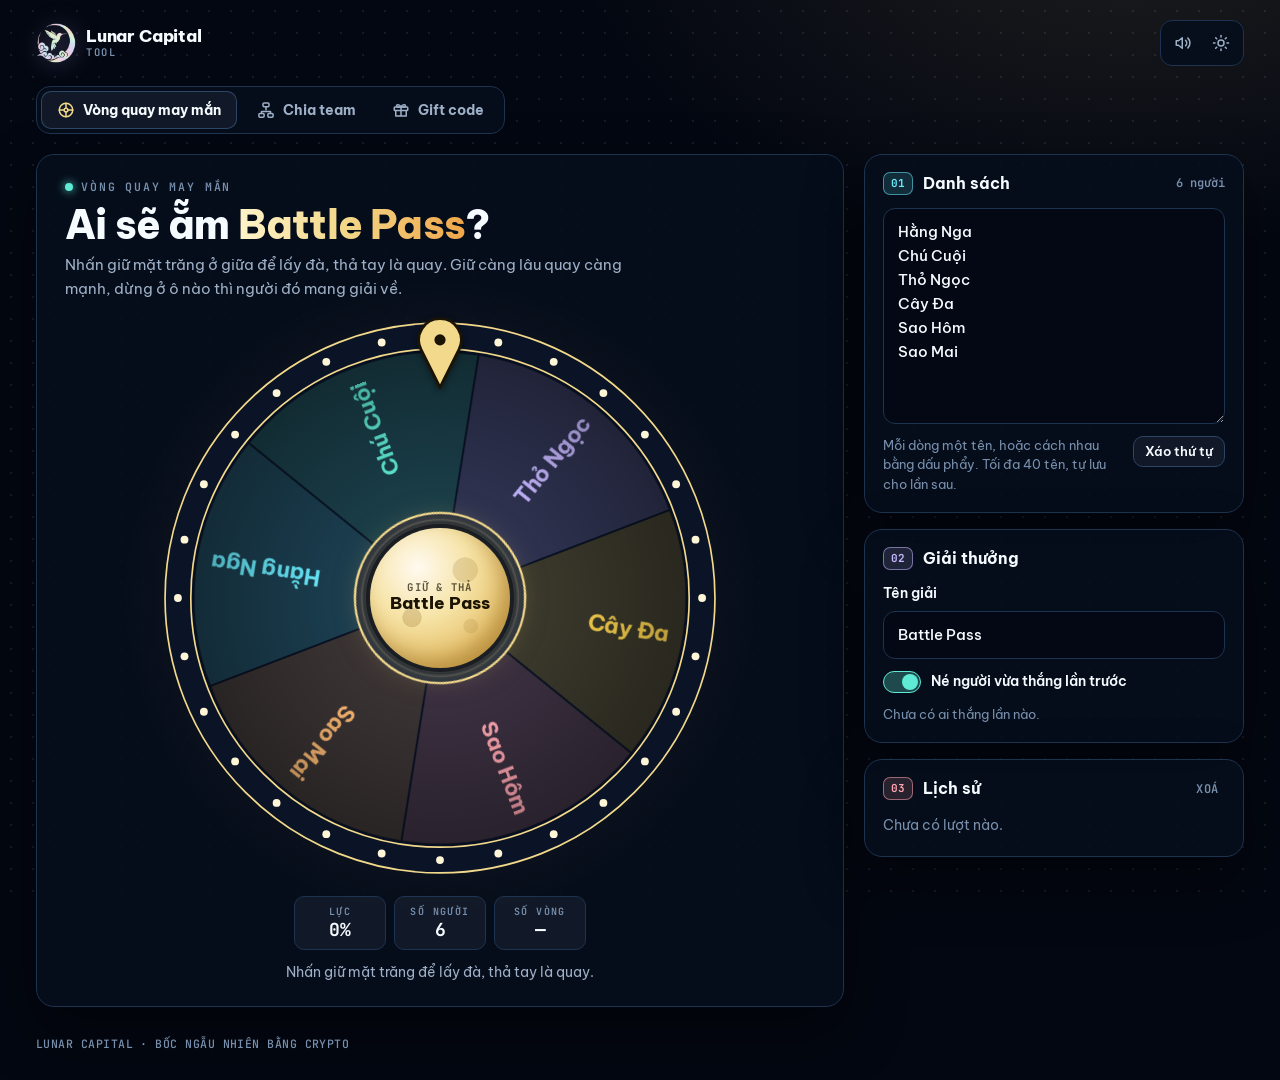
<file: index.html>
<!doctype html>
<html lang="vi">
<head>
<meta charset="utf-8">
<meta name="viewport" content="width=device-width, initial-scale=1, viewport-fit=cover">
<title>Lunar Capital Tool</title>
<meta name="description" content="Tool của Lunar Capital: Vòng quay may mắn và Chia team. Dán danh sách tên, bấm một nút là có kết quả.">
<meta name="theme-color" content="#030711">
<link rel="icon" type="image/png" href="assets/logo.png">
<link rel="preconnect" href="https://fonts.googleapis.com">
<link rel="preconnect" href="https://fonts.gstatic.com" crossorigin>
<link href="https://fonts.googleapis.com/css2?family=Be+Vietnam+Pro:wght@400;500;600;700;800&family=JetBrains+Mono:wght@500;600;700&display=swap" rel="stylesheet">
<script>/* đặt giao diện trước khi vẽ trang, để không chớp sáng */try{if(localStorage.getItem("lunar-theme")==="light")document.documentElement.dataset.theme="light";}catch(e){}</script>
<style>
/* Bảng màu lấy từ preset signal-flow của archify: nền navy, lưới chấm, 6 màu ngữ nghĩa cho các ô / các đội */
:root{
  color-scheme:dark;
  --bg:#030711; --dot:rgba(148,163,184,.13); --glow:rgba(243,217,139,.10);
  --panel:rgba(6,14,28,.86); --panel-solid:#07101e; --field:rgba(2,6,16,.55);
  --chip:rgba(148,163,184,.08); --hover:rgba(148,163,184,.14);
  --line:#1d3350; --line-strong:#2c4564;
  --text:#f5fbff; --muted:#9eb0c7; --faint:#7890ad;
  --gold:#f3d98b; --gold-deep:#d9a441; --gold-ink:#1b1405;
  --gold-grad:linear-gradient(90deg,#fff3c9,#f3d98b 45%,#f0a64a);
  --disc:#071022; --rim:#0a1426; --shade:rgba(0,0,0,.28);
  --c0:#67e8f9; --c1:#5eead4; --c2:#c4b5fd; --c3:#fcd34d; --c4:#fda4af; --c5:#fdba74;
  --k0:#67e8f9; --k1:#5eead4; --k2:#c4b5fd; --k3:#fcd34d; --k4:#fda4af; --k5:#fdba74;
  --slice-a:.2; --slice-on:.45; --win-ink:#030711;
  --shadow:0 24px 60px rgba(0,0,0,.45);
  --backdrop:rgba(2,6,16,.66);
}
:root[data-theme="light"]{
  color-scheme:light;
  --bg:#f4f9fc; --dot:#d3e0ea; --glow:rgba(217,164,65,.16);
  --panel:rgba(255,255,255,.94); --panel-solid:#ffffff; --field:#f8fbfd;
  --chip:#eef4f8; --hover:rgba(16,38,56,.06);
  --line:#c9dbe6; --line-strong:#a9c5d5;
  --text:#102638; --muted:#587287; --faint:#668397;
  --gold-grad:linear-gradient(90deg,#b7791f,#d97706);
  --disc:#ffffff; --rim:#132a44; --shade:rgba(16,38,56,.08);
  --c0:#06b6d4; --c1:#14b8a6; --c2:#8b5cf6; --c3:#f59e0b; --c4:#f43f5e; --c5:#f97316;
  --k0:#0e7490; --k1:#0f766e; --k2:#6d28d9; --k3:#b45309; --k4:#be123c; --k5:#c2410c;
  --slice-a:.15; --slice-on:.34; --win-ink:#ffffff;
  --shadow:0 20px 50px rgba(16,38,56,.12);
  --backdrop:rgba(16,38,56,.35);
}
*,*::before,*::after{box-sizing:border-box}
[hidden]{display:none!important}
html{-webkit-text-size-adjust:100%}
body{margin:0;min-height:100vh;color:var(--text);font:400 15px/1.55 "Be Vietnam Pro",system-ui,-apple-system,"Segoe UI",sans-serif;overflow-x:hidden;background:var(--bg)}
/* nền lưới chấm nằm trên một lớp cố định riêng: background-attachment:fixed làm giật khi cuộn trên điện thoại */
body::before{content:"";position:fixed;inset:0;z-index:-1;pointer-events:none;background:radial-gradient(900px 520px at 88% -8%,var(--glow),transparent 62%),radial-gradient(circle,var(--dot) 1px,transparent 1.5px) 0 0/22px 22px,var(--bg)}
button,input,textarea,select{font:inherit;color:inherit}
:focus-visible{outline:2px solid var(--c0);outline-offset:2px}

/* Thanh trên */
.top{display:flex;align-items:center;justify-content:space-between;gap:12px;max-width:1240px;margin:0 auto;padding:16px}
.brand{display:flex;align-items:center;gap:10px;color:inherit;text-decoration:none;min-width:0}
.brand img{width:40px;height:40px;flex:none;filter:drop-shadow(0 0 12px rgba(196,181,253,.35))}
:root[data-theme="light"] .brand img{filter:drop-shadow(0 1px 2px rgba(16,38,56,.35))}
.brand b{display:block;font-weight:800;font-size:17px;letter-spacing:-.01em;line-height:1.2}
.brand small{display:block;font:600 10.5px/1.3 "JetBrains Mono",monospace;color:var(--faint);letter-spacing:.16em;text-transform:uppercase}
.tools{display:flex;gap:2px;padding:4px;border:1px solid var(--line);background:var(--panel);border-radius:12px;backdrop-filter:blur(8px)}
.tb{width:36px;height:36px;display:grid;place-items:center;border:0;background:transparent;color:var(--muted);border-radius:8px;cursor:pointer}
.tb:hover{background:var(--hover);color:var(--text)}
.tb svg,.modes svg{width:18px;height:18px;fill:none;stroke:currentColor;stroke-width:2;stroke-linecap:round;stroke-linejoin:round}

/* Bố cục */
.layout{display:grid;gap:16px;grid-template-columns:minmax(0,1fr);max-width:1240px;margin:0 auto;padding:0 16px 24px}
@media (min-width:960px){.layout{grid-template-columns:minmax(0,1fr) 380px;align-items:start;gap:20px}.top{padding:20px 16px}}
.modes{grid-column:1/-1;justify-self:start;display:flex;gap:4px;padding:4px;max-width:100%;border:1px solid var(--line);background:var(--panel);border-radius:14px;backdrop-filter:blur(8px)}
.modes button{appearance:none;border:0;background:transparent;color:var(--muted);font:700 14px/1 "Be Vietnam Pro",system-ui,sans-serif;padding:10px 16px;border-radius:10px;cursor:pointer;display:flex;align-items:center;gap:8px;white-space:nowrap;transition:background-color .25s,color .25s,box-shadow .25s,opacity .25s}
.modes svg{transition:color .25s}
.modes button:hover:not(:disabled){color:var(--text);background:var(--hover)}
.modes button[aria-pressed="true"]{color:var(--text);background:var(--chip);box-shadow:inset 0 0 0 1px var(--line-strong)}
.modes button[aria-pressed="true"] svg{color:var(--gold)}
.modes button:disabled{cursor:not-allowed;opacity:.6}
/* điện thoại: 3 tab chia đều bề ngang, icon nằm trên chữ */
@media (max-width:519px){.modes{display:grid;grid-template-columns:repeat(3,1fr);width:100%}.modes button{flex-direction:column;gap:5px;padding:9px 4px;font-size:12.5px}.wide-only{display:none}}
.panel{background:var(--panel);border:1px solid var(--line);border-radius:18px;box-shadow:var(--shadow)} /* không backdrop-filter: khung lớn có hoạt hình bên trong thì làm mờ lại mỗi khung hình, máy yếu giật */
.enter{animation:enter .4s cubic-bezier(.2,.8,.2,1)}
@keyframes enter{from{opacity:0;transform:translateY(10px)}}
.eyebrow{display:flex;align-items:center;gap:8px;margin:0;font:600 11.5px/1 "JetBrains Mono",monospace;letter-spacing:.16em;text-transform:uppercase;color:var(--faint)}
.eyebrow i{width:8px;height:8px;border-radius:50%;background:var(--c1);box-shadow:0 0 10px var(--c1)}

/* Sân khấu chung */
.stage{padding:20px 16px 18px;overflow:hidden} /* khung vuông của vòng quay xoay chéo thì phình ra, cắt lại để trang không cuộn ngang */
@media (min-width:640px){.stage{padding:26px 28px 22px}}
.stage h1{margin:10px 0 6px;font-size:clamp(26px,4vw,40px);line-height:1.12;font-weight:800;letter-spacing:-.02em;text-wrap:balance;overflow-wrap:anywhere}
.gold-text{background:var(--gold-grad);-webkit-background-clip:text;background-clip:text;color:transparent}
.lede{margin:0;color:var(--muted);max-width:60ch}
.status{margin:12px auto 0;text-align:center;color:var(--muted);font-size:14px;min-height:1.55em;max-width:60ch;overflow-wrap:anywhere}

/* Vòng quay */
.wheel-box{position:relative;width:min(100%,600px);aspect-ratio:1;margin:18px auto 0;container-type:inline-size}
@media (min-width:960px){.wheel-box{width:min(100%,600px,calc(100vh - 340px));min-width:440px}}
.wheel-box::before{content:"";position:absolute;inset:-7%;border-radius:50%;background:radial-gradient(closest-side,rgba(243,217,139,.16),transparent);pointer-events:none}
.wheel,.frame{position:absolute;inset:0;width:100%;height:100%;overflow:visible}
.wheel{will-change:transform}
.frame{pointer-events:none}
.disc{fill:var(--disc)}
.shade-stop{stop-color:var(--shade)}
.seg path{fill:var(--c);fill-opacity:var(--slice-a);stroke:var(--disc);stroke-width:3;transition:fill-opacity .12s}
.seg text{fill:var(--ci);font-family:"Be Vietnam Pro",system-ui,sans-serif;font-weight:700;pointer-events:none}
.seg.on path{fill-opacity:var(--slice-on)}
.seg.skip{opacity:.35}
.seg.win path{fill-opacity:.92;filter:drop-shadow(0 0 18px var(--c))}
.seg.win text{fill:var(--win-ink)}
.c0{--c:var(--c0);--ci:var(--k0)} .c1{--c:var(--c1);--ci:var(--k1)} .c2{--c:var(--c2);--ci:var(--k2)}
.c3{--c:var(--c3);--ci:var(--k3)} .c4{--c:var(--c4);--ci:var(--k4)} .c5{--c:var(--c5);--ci:var(--k5)}
.hub{fill:var(--rim);stroke:var(--gold);stroke-width:4}
.hub-line{fill:none;stroke:rgba(243,217,139,.25);stroke-width:1.5}
.rim{fill:none;stroke:var(--rim);stroke-width:46}
.rim-line{fill:none;stroke:var(--gold);stroke-width:3}
.bulb{fill:#fff6d8;animation:bulb 1.2s ease-in-out infinite alternate}
.bulb.b{animation-delay:-.6s}
body.spinning .bulb{animation-duration:.28s}
@keyframes bulb{from{opacity:.3}to{opacity:1}}
#pointer{transform-box:view-box;transform-origin:500px 39px;filter:drop-shadow(0 4px 6px rgba(0,0,0,.45))}
#pointer path{fill:var(--gold);stroke:#1b1405;stroke-width:5;stroke-linejoin:round}
#pointer circle{fill:#1b1405}

/* Mặt trăng ở tâm: nhấn giữ lấy đà, thả ra để quay */
.moon{position:absolute;left:50%;top:50%;width:25%;aspect-ratio:1;transform:translate(-50%,-50%);z-index:3;border:0;border-radius:50%;cursor:pointer;
  touch-action:none;-webkit-user-select:none;user-select:none;-webkit-touch-callout:none;-webkit-tap-highlight-color:transparent;
  display:flex;flex-direction:column;align-items:center;justify-content:center;gap:.15em;padding:0;color:var(--gold-ink);
  background:radial-gradient(circle at 30% 64%,rgba(150,110,40,.26) 0 7%,transparent 7.5%),radial-gradient(circle at 68% 30%,rgba(150,110,40,.2) 0 9%,transparent 9.5%),
    radial-gradient(circle at 72% 70%,rgba(150,110,40,.16) 0 5%,transparent 5.5%),radial-gradient(circle at 34% 28%,#fffaf0,#f6e3a6 38%,#e2b85c 78%,#b8852f);
  box-shadow:0 0 0 4px rgba(3,7,17,.55),0 0 34px rgba(243,217,139,.5),inset -8px -10px 18px rgba(120,80,20,.35);transition:filter .2s}
.moon.armed{animation:pulse 1.8s ease-in-out infinite}
@keyframes pulse{50%{box-shadow:0 0 0 4px rgba(3,7,17,.55),0 0 60px rgba(243,217,139,.9),inset -8px -10px 18px rgba(120,80,20,.35)}}
.moon[aria-disabled="true"]{filter:grayscale(.7) brightness(.8);cursor:not-allowed;animation:none}
.moon:disabled{cursor:default;animation:none}
.moon-hint{font:700 max(8px,1.9cqw)/1 "JetBrains Mono",monospace;letter-spacing:.12em;text-transform:uppercase;opacity:.7;white-space:nowrap}
.moon-label{max-width:80%;font-weight:800;font-size:max(11px,3.1cqw);line-height:1.15;text-align:center;overflow:hidden;display:-webkit-box;-webkit-line-clamp:2;-webkit-box-orient:vertical;overflow-wrap:anywhere}
.moon.shake{animation:shake .4s}
@keyframes shake{25%{transform:translate(-54%,-50%)}75%{transform:translate(-46%,-50%)}}
.power{position:absolute;left:50%;top:50%;width:30.4%;aspect-ratio:1;transform:translate(-50%,-50%);border-radius:50%;pointer-events:none;z-index:2;
  background:conic-gradient(from 0deg,#fff3c9,var(--gold) calc(var(--p,0)*.6turn),#ff9f43 calc(var(--p,0)*1turn),rgba(255,255,255,.08) 0);
  -webkit-mask:radial-gradient(farthest-side,transparent calc(100% - 9px),#000 calc(100% - 8px));mask:radial-gradient(farthest-side,transparent calc(100% - 9px),#000 calc(100% - 8px));transition:opacity .3s}
body.charging .power{filter:drop-shadow(0 0 10px rgba(255,190,90,.9))}
body.spinning .power,body.done .power{opacity:0}
.readout{display:flex;justify-content:center;gap:8px;flex-wrap:wrap;margin-top:18px}
.stat{min-width:92px;padding:8px 12px;border:1px solid var(--line);border-radius:10px;background:var(--chip);text-align:center}
.stat span{display:block;font:600 10px/1.3 "JetBrains Mono",monospace;letter-spacing:.14em;text-transform:uppercase;color:var(--faint)}
.stat b{display:block;font:700 18px/1.3 "JetBrains Mono",monospace}

/* Chia team: sơ đồ kiểu archify, khối nguồn nối tới từng đội, mỗi người là một gói chạy theo đường nối */
.diagram{position:relative;margin-top:22px}
.edges{position:absolute;left:0;top:0;width:100%;height:100%;pointer-events:none;overflow:visible;z-index:0}
/* nhịp chạy nét đứt giữ cố định; đổi animation-duration giữa chừng làm nét đứt nhảy cóc */
.edge{fill:none;stroke:var(--line-strong);stroke-width:1.6;stroke-dasharray:5 6;animation:flow 1.4s linear infinite;transition:stroke .35s,stroke-width .35s}
.edge.hot{stroke:var(--c);stroke-width:2.4}
.edge-end{fill:var(--line-strong);transition:fill .35s}
.edge-end.hot{fill:var(--c)}
@keyframes flow{to{stroke-dashoffset:-22}}
/* thẻ tên bay từ khối nguồn theo đường nối vào ô của đội; chỉ đổi transform/opacity cho mượt.
   Còn trong khối nguồn thì trắng như mọi thẻ khác, qua phễu (miệng khối nguồn) mới chuyển sang màu đội */
.flyer{position:absolute;left:0;top:0;z-index:4;pointer-events:none;padding:3px 10px;border-radius:999px;font-size:13px;font-weight:700;white-space:nowrap;color:var(--text);
  background:var(--panel-solid);border:1px solid var(--line-strong);box-shadow:0 0 0 3px transparent,0 8px 20px rgba(0,0,0,.35);
  opacity:0;will-change:transform,opacity;transition:opacity .28s ease,color .35s ease,border-color .35s ease,box-shadow .35s ease}
.flyer.on{opacity:1}
.flyer.tinted{color:var(--ci);border-color:var(--c);box-shadow:0 0 0 3px color-mix(in srgb,var(--c) 20%,transparent),0 8px 20px rgba(0,0,0,.35)}
.node-tag{display:flex;justify-content:space-between;gap:8px;font:600 10.5px/1.2 "JetBrains Mono",monospace;letter-spacing:.14em;text-transform:uppercase;color:var(--faint)}
.pool{position:relative;z-index:1;width:min(100%,620px);margin:0 auto;padding:12px 14px 14px;background:var(--panel-solid);border:1.5px solid var(--line-strong);border-radius:14px;box-shadow:0 10px 30px rgba(0,0,0,.18)}
.pool-chips{display:flex;flex-wrap:wrap;gap:6px;margin-top:10px}
.pchip{font-size:13px;font-weight:600;padding:3px 9px;border-radius:999px;background:var(--chip);border:1px solid var(--line);max-width:100%;overflow:hidden;text-overflow:ellipsis;white-space:nowrap;transition:opacity .35s,border-color .35s}
.pchip.gone{opacity:.22;border-style:dashed}
.teams{position:relative;z-index:1;display:grid;gap:12px;margin-top:64px;grid-template-columns:repeat(2,minmax(0,1fr))}
.teams.odd>.team:last-child{grid-column:1/-1}
@media (min-width:640px){.teams.k3{grid-template-columns:repeat(3,minmax(0,1fr))}.teams.k3>.team:last-child{grid-column:auto}
  .teams.k5,.teams.k6{grid-template-columns:repeat(3,minmax(0,1fr))}.teams.k5>.team:last-child{grid-column:auto}}
@media (min-width:1100px){.teams.k4{grid-template-columns:repeat(4,minmax(0,1fr))}}
.team{border:1.5px dashed color-mix(in srgb,var(--c) 65%,transparent);background:color-mix(in srgb,var(--c) 7%,var(--panel-solid));border-radius:14px;padding:10px 10px 12px;display:flex;flex-direction:column;gap:8px;min-width:0;transition:border-color .4s,box-shadow .5s}
.team.hot{border-color:var(--c);box-shadow:0 0 0 3px color-mix(in srgb,var(--c) 14%,transparent)}
.team.glow{border-color:var(--c);box-shadow:0 0 0 3px color-mix(in srgb,var(--c) 28%,transparent),0 0 34px color-mix(in srgb,var(--c) 32%,transparent)}
.team header{display:flex;align-items:baseline;gap:8px;min-width:0}
.team-tag{font:700 10px/1 "JetBrains Mono",monospace;letter-spacing:.12em;color:var(--faint)}
@media (max-width:639px){.team-tag{display:none}}
.team header b{flex:1;min-width:0;font-weight:800;color:var(--ci);overflow:hidden;text-overflow:ellipsis;white-space:nowrap}
.team-n{font:700 12px/1 "JetBrains Mono",monospace;color:var(--faint)}
.members{list-style:none;margin:0;padding:0;display:grid;gap:5px}
/* ô trống và ô có người cùng khung, cùng độ dày viền: chuyển qua lại chỉ bằng màu + độ mờ nên không xô lệch */
.members li{position:relative;display:flex;align-items:center;gap:8px;height:34px;line-height:1.3;padding:0 9px;border-radius:8px;background:var(--panel-solid);border:1px solid var(--line);border-left:3px solid var(--c);font-size:14px;min-width:0;
  transition:background-color .4s,border-color .4s,box-shadow .6s}
.members li::before{content:"";position:absolute;inset:-1px -1px -1px -3px;border:1px dashed var(--line);border-radius:8px;opacity:0;transition:opacity .4s;pointer-events:none}
.members li>*{transition:opacity .35s,transform .45s cubic-bezier(.2,.8,.2,1)}
.members li span{font:600 10.5px/1 "JetBrains Mono",monospace;color:var(--faint)}
.members li b{font-weight:600;overflow:hidden;text-overflow:ellipsis;white-space:nowrap}
.members li.slot{background-color:transparent;border-color:transparent}
.members li.slot::before{opacity:1}
.members li.slot>*{opacity:0;transform:translateX(-8px)}
.members li.flash{box-shadow:0 0 0 3px color-mix(in srgb,var(--c) 35%,transparent),0 0 18px color-mix(in srgb,var(--c) 30%,transparent)}
.team-actions{display:flex;flex-wrap:wrap;justify-content:center;gap:8px;margin-top:20px}
#copyTeams{max-width:260px;overflow:hidden;white-space:nowrap}
/* màn hẹp: hai nút xếp dọc, giữ sẵn chỗ cho nút chép để nó chỉ hiện dần chứ không nhảy dòng */
@media (max-width:639px){.team-actions{flex-direction:column;align-items:center}#copyTeams.collapse{max-width:260px;padding-left:16px;padding-right:16px;border-width:1px;margin-left:0}}

/* Gift code: sơ đồ Nguồn → Tiếp theo → Clipboard, bên dưới là danh sách code */
.pipe{display:flex;align-items:stretch;margin-top:22px}
.pnode{position:relative;min-width:0;display:flex;flex-direction:column;gap:6px;padding:12px 14px;background:var(--panel-solid);border:1.5px solid var(--line-strong);border-radius:14px;transition:border-color .4s,box-shadow .6s}
.pnode.src,.pnode.clip{flex:1 1 0;justify-content:center}
.pnode.queue{flex:2.2 1 0;border-color:color-mix(in srgb,var(--gold) 55%,transparent);box-shadow:0 0 0 3px color-mix(in srgb,var(--gold) 9%,transparent)}
.pnode b{font-weight:800;font-size:15px;overflow-wrap:anywhere}
.pnode small{color:var(--faint);font-size:12.5px;line-height:1.4}
.pnode.hot{border-color:var(--gold);box-shadow:0 0 0 3px color-mix(in srgb,var(--gold) 22%,transparent),0 0 26px color-mix(in srgb,var(--gold) 25%,transparent)}
.gcode{font:700 16px/1.25 "JetBrains Mono",monospace;letter-spacing:.04em;overflow-wrap:anywhere}
.gcur{font-size:clamp(22px,3.6vw,32px);min-height:1.25em;color:var(--text)}
.queue .gcur,.queue #gCopy{transition:opacity .35s}
.queue.alldone .gcur,.queue.alldone #gCopy{opacity:0;pointer-events:none}
.gdone{position:absolute;left:14px;right:14px;top:34px;display:grid;place-items:center;gap:2px;text-align:center;opacity:0;pointer-events:none;transition:opacity .4s .1s;color:var(--k1);font-weight:800}
.gdone b{font-size:28px;line-height:1}
.queue.alldone .gdone{opacity:1}
kbd{font:600 11px/1 "JetBrains Mono",monospace;padding:3px 6px;border-radius:5px;border:1px solid currentColor;opacity:.65}
.lede kbd{opacity:.9;color:var(--text)}
@media (hover:none){#gCopy kbd{display:none}} /* điện thoại không có phím Space */
.gbar{height:6px;border-radius:99px;background:var(--chip);overflow:hidden}
.gbar i{display:block;height:100%;width:0;border-radius:inherit;background:var(--gold-grad);transition:width .5s cubic-bezier(.2,.8,.2,1)}
/* dây nối nét đứt chạy như đường nối của archify; lúc copy thì sáng vàng */
.wire{position:relative;flex:0 0 34px;align-self:center;height:2px;background:repeating-linear-gradient(90deg,var(--line-strong) 0 5px,transparent 5px 11px) 0 0/22px 2px;animation:wire 1.4s linear infinite}
.wire::before{content:"";position:absolute;inset:0;background:inherit;background-image:repeating-linear-gradient(90deg,var(--gold) 0 5px,transparent 5px 11px);opacity:0;transition:opacity .35s}
.wire::after{content:"";position:absolute;right:0;top:50%;width:7px;height:7px;border-top:2px solid var(--line-strong);border-right:2px solid var(--line-strong);transform:translateY(-50%) rotate(45deg);transition:border-color .35s}
.wire.hot::before{opacity:1}
.wire.hot::after{border-color:var(--gold)}
@keyframes wire{to{background-position:22px 0}}
@keyframes wirev{to{background-position:0 22px}}
@media (max-width:719px){.pipe{flex-direction:column}.wire{flex-basis:26px;width:2px;height:auto;background-size:2px 22px;background-image:repeating-linear-gradient(180deg,var(--line-strong) 0 5px,transparent 5px 11px);animation-name:wirev}
  .wire::before{background-image:repeating-linear-gradient(180deg,var(--gold) 0 5px,transparent 5px 11px)}
  .wire::after{right:auto;top:auto;left:50%;bottom:0;transform:translateX(-50%) rotate(135deg)}}
.gactions{display:flex;flex-wrap:wrap;justify-content:center;gap:8px;margin-top:14px}
.gtools{display:flex;flex-wrap:wrap;gap:8px;align-items:center;margin-top:24px}
.gtools input{flex:1 1 180px;width:auto;padding:9px 12px;font-size:14px}
.gtools .seg{flex:1 1 300px}
/* danh sách cuộn trong khung riêng: 80 code mà trải hết thì trang dài cả chục màn hình, thẻ Nguồn code bị đẩy xuống tận cuối */
.glist{position:relative;list-style:none;margin:12px 0 0;padding:4px 4px 30px;display:grid;gap:6px;grid-template-columns:minmax(0,1fr);align-content:start;
  max-height:min(66vh,620px);overflow:auto;overscroll-behavior:contain;scrollbar-width:thin;
  -webkit-mask:linear-gradient(#000 calc(100% - 30px),transparent);mask:linear-gradient(#000 calc(100% - 30px),transparent)}
@media (min-width:720px){.glist{grid-template-columns:repeat(2,minmax(0,1fr))}}
.grow{display:flex;align-items:center;gap:10px;height:44px;padding:0 6px 0 12px;border-radius:10px;border:1px solid var(--line);background:var(--panel-solid);min-width:0;
  transition:opacity .4s,border-color .4s,box-shadow .6s,background-color .4s}
.grow .gi{font:600 10.5px/1 "JetBrains Mono",monospace;color:var(--faint);min-width:18px}
.grow code{flex:1;min-width:0;font:700 14.5px/1 "JetBrains Mono",monospace;letter-spacing:.04em;overflow:hidden;text-overflow:ellipsis;white-space:nowrap}
.grow .gd{font:500 11px/1 "JetBrains Mono",monospace;color:var(--faint)}
.grow .gc{padding:6px 10px}
#gFilter small{font:600 11px/1 "JetBrains Mono",monospace;color:var(--faint);margin-left:6px}
/* màn hẹp: số đếm nằm dưới chữ cho 3 nút cao bằng nhau; bỏ cột ngày để code dài 11 ký tự không bị cắt */
@media (max-width:419px){#gFilter button{display:flex;flex-direction:column;align-items:center;gap:4px}#gFilter small{margin-left:0}.grow .gd{display:none}}
.gm{flex:none;width:30px;height:30px;border-radius:8px;border:1px solid var(--line);background:transparent;color:var(--faint);cursor:pointer;font-size:14px;transition:color .25s,border-color .25s,background-color .25s}
.gm:hover{color:var(--k1);border-color:var(--c1)}
.grow.used{opacity:.45}
.grow.used code{text-decoration:line-through;text-decoration-color:var(--faint)}
.grow.next{border-color:var(--gold);box-shadow:0 0 0 3px color-mix(in srgb,var(--gold) 13%,transparent)}
.grow.flash{box-shadow:0 0 0 3px color-mix(in srgb,var(--gold) 35%,transparent),0 0 20px color-mix(in srgb,var(--gold) 30%,transparent)}
.feats{list-style:none;margin:0;padding:0;display:grid;gap:8px}
.feats li{display:grid;gap:1px;padding:9px 12px;border-radius:10px;background:var(--chip);border:1px solid var(--line)}
.feats b{font-size:14px}
.feats span{font-size:13px;color:var(--muted);line-height:1.45}
.dl{display:flex;flex-wrap:wrap;gap:8px}
.hint a{color:var(--muted)}
.toast{position:fixed;left:50%;bottom:calc(20px + env(safe-area-inset-bottom,0px));z-index:60;max-width:calc(100vw - 32px);padding:10px 16px;border-radius:999px;background:var(--panel-solid);border:1px solid var(--line-strong);box-shadow:var(--shadow);
  font:600 14px/1.3 "Be Vietnam Pro",system-ui,sans-serif;pointer-events:none;opacity:0;transform:translate(-50%,16px);transition:opacity .25s,transform .4s cubic-bezier(.2,.8,.2,1)}
.toast.show{opacity:1;transform:translate(-50%,0)}
.toast code{font:700 14px "JetBrains Mono",monospace;color:var(--gold)}
:root[data-theme="light"] .toast code{color:var(--gold-deep)}

/* Cột cài đặt */
.side{display:grid;gap:16px}
.card{padding:16px 18px 18px;display:grid;gap:12px}
.card-head{display:flex;align-items:center;gap:10px}
.card-head h2{margin:0;font-size:16px;font-weight:700;flex:1}
.num{font:700 11px/1 "JetBrains Mono",monospace;padding:5px 7px;border-radius:7px;color:var(--ci);border:1px solid color-mix(in srgb,var(--c) 55%,transparent);background:color-mix(in srgb,var(--c) 14%,transparent)}
.meta{font:600 12px/1 "JetBrains Mono",monospace;color:var(--faint)}
textarea,input[type=text],input[type=search],select{width:100%;background:var(--field);border:1px solid var(--line);border-radius:12px;font:500 15px/1.6 "Be Vietnam Pro",system-ui,sans-serif;padding:11px 14px;transition:border-color .15s}
select{padding:8px 10px;border-radius:10px;font-size:14px;min-width:0}
textarea{resize:vertical;min-height:190px}
textarea:focus,input[type=text]:focus,input[type=search]:focus,select:focus{border-color:var(--c0);outline:none;box-shadow:0 0 0 3px color-mix(in srgb,var(--c0) 22%,transparent)}
textarea:disabled,input:disabled,select:disabled{opacity:.6}
textarea.flash{animation:flash .5s ease-out}
@keyframes flash{from{border-color:var(--c1);box-shadow:0 0 0 4px color-mix(in srgb,var(--c1) 30%,transparent)}}
.row{display:flex;align-items:flex-start;justify-content:space-between;gap:12px}
.hint{margin:0;color:var(--faint);font-size:13px;line-height:1.5}
.warn{margin:0;padding:8px 12px;border-radius:10px;font-size:13.5px;font-weight:600;color:var(--k4);background:color-mix(in srgb,var(--c4) 14%,transparent);border:1px solid color-mix(in srgb,var(--c4) 40%,transparent)}
.field{display:grid;gap:6px;font-weight:600;font-size:14px}
.seg{display:grid;grid-auto-flow:column;grid-auto-columns:1fr;gap:4px;padding:4px;background:var(--field);border:1px solid var(--line);border-radius:12px}
.seg button{appearance:none;border:0;background:transparent;color:var(--muted);font:700 14px/1 "JetBrains Mono",monospace;padding:9px 4px;border-radius:8px;cursor:pointer;transition:background-color .25s,color .25s,box-shadow .25s,opacity .25s}
.seg.words button{font:700 13px/1.1 "Be Vietnam Pro",system-ui,sans-serif}
.seg button:hover:not(:disabled){color:var(--text);background:var(--hover)}
.seg button[aria-pressed="true"]{background:var(--chip);color:var(--text);box-shadow:inset 0 0 0 1px var(--c0)}
.seg button:disabled{cursor:not-allowed;opacity:.6}
.rules{display:grid;gap:8px;padding:12px;border:1px solid var(--line);border-radius:12px;background:var(--chip)}
.rules h3{margin:0;font-size:14px;font-weight:700;display:flex;align-items:baseline;gap:6px}
.rules h3 small{font-weight:500;color:var(--faint);font-size:12.5px}
.rules hr{border:0;border-top:1px dashed var(--line);margin:4px 0}
.pair{display:grid;grid-template-columns:minmax(0,1fr) minmax(0,1fr) auto;gap:6px}
.chips{display:flex;flex-wrap:wrap;gap:6px}
.chips:empty{display:none}
.rchip{display:inline-flex;align-items:center;gap:4px;max-width:100%;padding:3px 4px 3px 10px;border-radius:999px;font-size:13px;font-weight:600;border:1px solid color-mix(in srgb,var(--c) 55%,transparent);background:color-mix(in srgb,var(--c) 12%,transparent);color:var(--ci)}
.rchip.stale{opacity:.45;text-decoration:line-through}
.rchip button{appearance:none;border:0;background:none;color:inherit;width:22px;height:22px;border-radius:50%;cursor:pointer;font-size:15px;line-height:1}
.rchip button:hover{background:var(--hover)}
.btn{appearance:none;display:inline-flex;align-items:center;justify-content:center;gap:6px;font:600 14px/1.2 "Be Vietnam Pro",system-ui,sans-serif;padding:11px 16px;border-radius:10px;border:1px solid var(--line-strong);background:var(--chip);color:var(--text);cursor:pointer;text-align:center;
  transition:border-color .2s,background-color .2s,opacity .35s,filter .3s,transform .12s,max-width .5s cubic-bezier(.2,.8,.2,1),padding .5s cubic-bezier(.2,.8,.2,1),margin .5s cubic-bezier(.2,.8,.2,1),border-width .5s}
/* nút ẩn thì thu bề ngang về 0 thay vì biến mất, nút bên cạnh trượt về giữa chứ không nhảy */
.btn.collapse{max-width:0;padding-left:0;padding-right:0;border-width:0;margin-left:-8px;opacity:0;pointer-events:none}
.btn:hover:not(:disabled){border-color:var(--c0);background:var(--hover)}
.btn:active:not(:disabled){transform:translateY(1px)}
.btn:disabled{opacity:.5;cursor:not-allowed}
.btn.small{padding:7px 11px;font-size:13px;flex:none;white-space:nowrap}
.btn.big{padding:14px 28px;font-size:16px;min-width:200px}
.btn.primary{background:linear-gradient(180deg,#f8e7b0,var(--gold) 45%,var(--gold-deep));color:var(--gold-ink);border-color:transparent;font-weight:800}
.btn.primary:hover:not(:disabled){border-color:transparent;filter:brightness(1.06);background:linear-gradient(180deg,#f8e7b0,var(--gold) 45%,var(--gold-deep))}
.btn.ghost{background:transparent;border-color:transparent;color:var(--muted)}
.link{appearance:none;border:0;background:none;padding:4px 6px;border-radius:6px;font:600 12px/1 "JetBrains Mono",monospace;color:var(--faint);cursor:pointer;letter-spacing:.06em}
.link:hover:not(:disabled){color:var(--k4);background:var(--hover)}
.switch{position:relative;display:flex;align-items:center;gap:10px;cursor:pointer;font-weight:600;font-size:14px}
.switch input{position:absolute;opacity:0;width:1px;height:1px}
.switch .track{flex:none;width:38px;height:22px;border-radius:99px;background:var(--chip);border:1px solid var(--line-strong);position:relative;transition:background .2s,border-color .2s}
.switch .track::after{content:"";position:absolute;top:2px;left:2px;width:16px;height:16px;border-radius:50%;background:var(--muted);transition:transform .2s,background .2s}
.switch input:checked+.track{background:color-mix(in srgb,var(--c1) 28%,transparent);border-color:var(--c1)}
.switch input:checked+.track::after{transform:translateX(16px);background:var(--c1)}
.switch input:focus-visible+.track{outline:2px solid var(--c0);outline-offset:2px}
.switch input:disabled~*{opacity:.6}
.hist{list-style:none;margin:0;padding:0;display:grid;gap:6px}
.hist li{display:grid;grid-template-columns:auto minmax(0,1fr) auto;align-items:center;gap:10px;padding:8px 10px;border-radius:10px;background:var(--chip)}
.hist .ix{font:700 11px/1 "JetBrains Mono",monospace;color:var(--faint)}
.hist li:first-child .ix{color:var(--gold-deep)}
.hist b{display:block;font-weight:700;overflow:hidden;text-overflow:ellipsis;white-space:nowrap}
.hist em{display:block;font-style:normal;font-size:12.5px;color:var(--muted);overflow:hidden;text-overflow:ellipsis;white-space:nowrap}
.hist time{font:500 11px/1.3 "JetBrains Mono",monospace;color:var(--faint);text-align:right;white-space:pre}
.hist li.empty{display:block;background:none;padding:2px 0;color:var(--faint);font-size:13.5px}
.foot{display:flex;flex-wrap:wrap;justify-content:space-between;gap:8px;max-width:1240px;margin:0 auto;padding:4px 16px 28px;font:500 11.5px/1.5 "JetBrains Mono",monospace;color:var(--faint);letter-spacing:.04em}
.foot a{color:var(--muted)}

/* Kết quả vòng quay */
dialog{border:1px solid var(--line-strong);background:var(--panel-solid);color:var(--text);border-radius:20px;padding:28px 22px 20px;width:min(440px,calc(100vw - 32px));box-shadow:var(--shadow),0 0 90px rgba(243,217,139,.2)}
dialog::backdrop{background:var(--backdrop);backdrop-filter:blur(4px)}
dialog[open]{animation:pop .42s cubic-bezier(.2,.9,.25,1)}
dialog[open]::backdrop{animation:fade .3s ease-out}
dialog.closing{animation:popout .2s ease-in forwards}
dialog.closing::backdrop{animation:fade .2s ease-in reverse forwards}
@keyframes pop{from{transform:translateY(12px) scale(.94);opacity:0}}
@keyframes popout{to{transform:translateY(6px) scale(.96);opacity:0}}
@keyframes fade{from{opacity:0}}
.result{display:grid;gap:8px;text-align:center;margin:0}
.result .eyebrow{justify-content:center}
.result .eyebrow i{background:var(--gold);box-shadow:0 0 10px var(--gold)}
.trophy{font-size:46px;line-height:1.1;margin-top:6px}
.winner{margin:0;font-size:clamp(30px,8vw,44px);font-weight:800;line-height:1.12;letter-spacing:-.02em;overflow-wrap:anywhere;
  background:linear-gradient(90deg,var(--c0),var(--c2) 55%,var(--c4));-webkit-background-clip:text;background-clip:text;color:transparent}
.rprize{margin:0;color:var(--muted);font-size:16px}
.rprize b{font-weight:800}
.rmeta{margin:2px 0 0;font:600 12px/1.4 "JetBrains Mono",monospace;color:var(--faint);letter-spacing:.06em}
.actions{display:grid;gap:8px;margin-top:14px}
#confetti{position:fixed;inset:0;width:100%;height:100%;pointer-events:none;z-index:50}

@media (prefers-reduced-motion:reduce){.bulb,.moon.armed,.edge,.enter{animation:none}dialog[open],dialog.closing{animation:none}}
</style>
</head>
<body>
<header class="top">
  <a class="brand" href="./"><img src="assets/logo.png" alt="" width="40" height="40"><span><b>Lunar Capital</b><small>Tool</small></span></a>
  <nav class="tools" aria-label="Tuỳ chọn">
    <button class="tb" id="soundBtn" type="button"></button>
    <button class="tb" id="themeBtn" type="button"></button>
  </nav>
</header>

<main class="layout">
  <nav class="modes" role="group" aria-label="Chế độ">
    <button type="button" data-mode="wheel" data-lock><svg viewBox="0 0 24 24"><circle cx="12" cy="12" r="9"/><circle cx="12" cy="12" r="2.5"/><path d="M12 3v6.5M12 14.5V21M3 12h6.5M14.5 12H21"/></svg><span>Vòng quay<span class="wide-only"> may mắn</span></span></button>
    <button type="button" data-mode="team" data-lock><svg viewBox="0 0 24 24"><rect x="8" y="2.5" width="8" height="5" rx="1.5"/><rect x="2.5" y="16.5" width="7" height="5" rx="1.5"/><rect x="14.5" y="16.5" width="7" height="5" rx="1.5"/><path d="M12 7.5v4M6 16.5v-2.5h12v2.5"/></svg>Chia team</button>
    <button type="button" data-mode="gift" data-lock><svg viewBox="0 0 24 24"><rect x="3" y="8" width="18" height="4.5" rx="1"/><path d="M5 12.5V20h14v-7.5M12 8v12M12 8c-1.5-3.5-6-4-6-1.5S10 8 12 8zM12 8c1.5-3.5 6-4 6-1.5S14 8 12 8z"/></svg>Gift code</button>
  </nav>

  <!-- Vòng quay may mắn -->
  <section class="stage panel" id="stageWheel" aria-labelledby="headline">
    <p class="eyebrow"><i></i>Vòng quay may mắn</p>
    <h1 id="headline">Ai sẽ ẵm <span class="gold-text" id="headPrize">Battle Pass</span>?</h1>
    <p class="lede">Nhấn giữ mặt trăng ở giữa để lấy đà, thả tay là quay. Giữ càng lâu quay càng mạnh, dừng ở ô nào thì người đó mang giải về.</p>
    <div class="wheel-box" id="wheelBox">
      <svg class="wheel" id="wheel" viewBox="0 0 1000 1000" aria-hidden="true">
        <defs><radialGradient id="shade"><stop offset=".45" stop-color="#000" stop-opacity="0"/><stop offset="1" class="shade-stop"/></radialGradient></defs>
        <circle class="disc" cx="500" cy="500" r="446"/>
        <g id="slices"></g>
        <circle cx="500" cy="500" r="440" fill="url(#shade)" pointer-events="none"/>
        <circle class="hub" cx="500" cy="500" r="152"/>
        <circle class="hub-line" cx="500" cy="500" r="140"/>
      </svg>
      <svg class="frame" viewBox="0 0 1000 1000" aria-hidden="true">
        <circle class="rim" cx="500" cy="500" r="468"/>
        <circle class="rim-line" cx="500" cy="500" r="491"/>
        <circle class="rim-line" cx="500" cy="500" r="445"/>
        <g id="bulbs"></g>
        <g id="pointer"><path d="M500 124 L466 56 A38 38 0 1 1 534 56 Z"/><circle cx="500" cy="39" r="10"/></g>
      </svg>
      <div class="power" id="power"></div>
      <button class="moon armed" id="moon" type="button"><span class="moon-hint">Giữ &amp; thả</span><span class="moon-label" id="moonLabel">Battle Pass</span></button>
    </div>
    <div class="readout">
      <div class="stat"><span>Lực</span><b id="pwOut">0%</b></div>
      <div class="stat"><span>Số người</span><b id="nOut">0</b></div>
      <div class="stat"><span>Số vòng</span><b id="lapOut">—</b></div>
    </div>
    <p class="status" id="status" aria-live="polite"></p>
  </section>

  <!-- Chia team -->
  <section class="stage panel" id="stageTeam" aria-labelledby="teamHead" hidden>
    <p class="eyebrow"><i></i>Chia team</p>
    <h1 id="teamHead">Chia <span class="gold-text" id="teamKOut">2 đội</span> đều sĩ số</h1>
    <p class="lede">Bấm chia, từng người chạy theo đường nối vào đội của mình. Các đội lệch nhau tối đa 1 người, có thể bắt vài người luôn chung đội hoặc cấm chung đội.</p>
    <div class="diagram" id="diagram">
      <svg class="edges" id="edges" aria-hidden="true"></svg>
      <div class="pool" id="pool">
        <div class="node-tag"><span>Nguồn · Danh sách</span><span id="poolCount"></span></div>
        <div class="pool-chips" id="poolChips"></div>
      </div>
      <div class="teams" id="teams"></div>
    </div>
    <div class="team-actions">
      <button class="btn primary big" id="splitBtn" type="button"><span id="splitLabel">Chia team</span></button>
      <button class="btn collapse" id="copyTeams" type="button" inert><span>Sao chép kết quả</span></button>
    </div>
    <p class="status" id="teamStatus" aria-live="polite"></p>
  </section>

  <!-- Gift code -->
  <section class="stage panel" id="stageGift" aria-labelledby="giftHead" hidden>
    <p class="eyebrow"><i></i>Gift code · Where Winds Meet</p>
    <h1 id="giftHead"><span class="gold-text" id="giftTotal">0 code</span> <span id="giftHeadRest">còn hạn</span></h1>
    <p class="lede">Copy lần lượt từng code, không lạc chỗ. Trên máy tính bấm <kbd>Space</kbd> để copy code kế tiếp, <kbd class="k-undo">Ctrl+Z</kbd> để hoàn tác. Tiến trình tự lưu trên máy bạn.</p>
    <div class="pipe">
      <div class="pnode src">
        <span class="node-tag"><span>Nguồn</span></span>
        <b id="gSrcName">codes.yar.gg</b>
        <small id="gSrcMeta"></small>
      </div>
      <i class="wire" aria-hidden="true"></i>
      <div class="pnode queue" id="gQueue">
        <span class="node-tag"><span>Tiếp theo</span><span id="gPos">0/0</span></span>
        <code class="gcode gcur" id="gCur">—</code>
        <button class="btn primary" id="gCopy" type="button"><span>Copy</span><kbd>Space</kbd></button>
        <div class="gbar"><i id="gFill"></i></div>
        <div class="gdone" aria-live="polite"><b>✓</b><span id="gDoneTxt"></span></div>
      </div>
      <i class="wire" id="gWire" aria-hidden="true"></i>
      <div class="pnode clip" id="gClip">
        <span class="node-tag"><span>Clipboard</span></span>
        <code class="gcode" id="gLast">—</code>
        <small>Dán vào ô nhập code trong game</small>
      </div>
    </div>
    <div class="gactions">
      <button class="btn" id="gUndo" type="button">↶ Hoàn tác</button>
      <button class="btn" id="gRestart" type="button">⟳ Bắt đầu lại</button>
    </div>
    <div class="gtools">
      <input id="gSearch" type="search" placeholder="Tìm code…" autocomplete="off" aria-label="Tìm code">
      <div class="seg words" id="gFilter" role="group" aria-label="Lọc code">
        <button type="button" data-f="all" aria-pressed="true">Tất cả<small id="gnAll">0</small></button><button type="button" data-f="todo" aria-pressed="false">Chưa dùng<small id="gnTodo">0</small></button><button type="button" data-f="done" aria-pressed="false">Đã dùng<small id="gnDone">0</small></button>
      </div>
    </div>
    <ol class="glist" id="gList"></ol>
    <p class="status" id="gEmpty" hidden>Không có code nào khớp.</p>
  </section>

  <aside class="side">
    <section class="card panel" id="cardGiftSrc" aria-labelledby="tg1" hidden>
      <header class="card-head"><span class="num c3">01</span><h2 id="tg1">Nguồn code</h2></header>
      <div class="seg words" id="gSrcSeg" role="group" aria-label="Nguồn code">
        <button type="button" data-src="all" aria-pressed="true">Code còn hạn</button><button type="button" data-src="manual" aria-pressed="false">Tự nhập</button>
      </div>
      <p class="hint" id="gSrcHint"></p>
      <textarea id="gManual" rows="7" spellcheck="false" placeholder="Mỗi dòng một code" aria-label="Danh sách code tự nhập" hidden></textarea>
    </section>

    <section class="card panel" id="cardGiftApp" aria-labelledby="tg2" hidden>
      <header class="card-head"><span class="num c1">02</span><h2 id="tg2">Tự nhập vào game</h2><span class="meta">WINDOWS</span></header>
      <p class="hint">Trang này chỉ copy hộ. Muốn tự bấm và dán code vào game thì dùng app Overlay Copy trên máy tính.</p>
      <ul class="feats">
        <li><b>🎬 Ghi &amp; chạy lại thao tác</b><span>Ghi một lượt nhập code trong game, app tự lặp lại cho cả danh sách.</span></li>
        <li><b>⌨️ Phím tắt toàn cục</b><span>Copy code kế tiếp ngay khi đang trong game.</span></li>
        <li><b>👻 Xuyên chuột</b><span>Khung nổi trên game, mọi cú nhấp vẫn đi thẳng xuống game.</span></li>
      </ul>
      <div class="dl">
        <a class="btn primary small" href="https://github.com/huytran19/overlay-copy/releases/latest/download/OverlayCopy-portable.exe" target="_blank" rel="noopener">⬇ Bản Portable</a>
        <a class="btn small" href="https://github.com/huytran19/overlay-copy/releases/latest/download/OverlayCopy-setup.exe" target="_blank" rel="noopener">Bản cài đặt</a>
      </div>
      <p class="hint">Windows 10/11 64-bit, khoảng 87 MB. Lần đầu Windows hiện màn hình xanh thì bấm <b>More info</b> → <b>Run anyway</b>.
        <a href="https://github.com/huytran19/overlay-copy/blob/main/HUONG-DAN-WINDOWS.md" target="_blank" rel="noopener">Hướng dẫn</a> ·
        <a href="https://github.com/huytran19/overlay-copy" target="_blank" rel="noopener">GitHub</a></p>
    </section>

    <section class="card panel" id="cardNames" aria-labelledby="t1">
      <header class="card-head"><span class="num c0">01</span><h2 id="t1">Danh sách</h2><span class="meta" id="count"></span></header>
      <textarea id="names" rows="8" spellcheck="false" aria-labelledby="t1" placeholder="Mỗi dòng một tên, hoặc cách nhau bằng dấu phẩy" data-lock></textarea>
      <div class="row"><p class="hint">Mỗi dòng một tên, hoặc cách nhau bằng dấu phẩy. Tối đa 40 tên, tự lưu cho lần sau.</p><button class="btn small" id="shuffle" type="button" data-lock>Xáo thứ tự</button></div>
      <p class="warn" id="warn" role="alert" hidden></p>
    </section>

    <section class="card panel" id="cardWheel" aria-labelledby="t2">
      <header class="card-head"><span class="num c2">02</span><h2 id="t2">Giải thưởng</h2></header>
      <label class="field">Tên giải<input id="prize" type="text" maxlength="40" placeholder="Battle Pass" autocomplete="off" data-lock></label>
      <label class="switch"><input type="checkbox" id="avoid" data-lock><span class="track"></span><span>Né người vừa thắng lần trước</span></label>
      <p class="hint" id="lastInfo"></p>
    </section>

    <section class="card panel" id="cardTeam" aria-labelledby="t2b" hidden>
      <header class="card-head"><span class="num c2">02</span><h2 id="t2b">Cách chia</h2></header>
      <div class="field">Số đội<div class="seg" id="kSeg" role="group" aria-label="Số đội"></div></div>
      <div class="field">Tốc độ<div class="seg words" id="spdSeg" role="group" aria-label="Tốc độ"></div></div>
      <div class="rules">
        <h3>🔗 Dính nhau <small>luôn chung đội</small></h3>
        <div class="pair"><select id="s1" aria-label="Người thứ nhất" data-lock></select><select id="s2" aria-label="Người thứ hai" data-lock></select><button class="btn small" id="addStick" type="button" data-lock>Thêm</button></div>
        <div class="chips" id="chipsStick"></div>
        <hr>
        <h3>⛔ Tách nhau <small>không chung đội</small></h3>
        <div class="pair"><select id="a1" aria-label="Người thứ nhất" data-lock></select><select id="a2" aria-label="Người thứ hai" data-lock></select><button class="btn small" id="addApart" type="button" data-lock>Thêm</button></div>
        <div class="chips" id="chipsApart"></div>
        <p class="warn" id="pairErr" role="alert" hidden></p>
      </div>
    </section>

    <section class="card panel" id="cardHist" aria-labelledby="t3">
      <header class="card-head"><span class="num c4">03</span><h2 id="t3">Lịch sử</h2><button class="link" id="clearHist" type="button" data-lock>XOÁ</button></header>
      <ol class="hist" id="hist"></ol>
    </section>
  </aside>
</main>

<footer class="foot"><span>LUNAR CAPITAL · BỐC NGẪU NHIÊN BẰNG CRYPTO</span></footer>

<dialog id="result" aria-labelledby="rName">
  <form method="dialog" class="result">
    <p class="eyebrow"><i></i>Kết quả</p>
    <div class="trophy" aria-hidden="true">🏆</div>
    <h2 class="winner" id="rName"></h2>
    <p class="rprize">ẵm <b class="gold-text" id="rPrize"></b></p>
    <p class="rmeta" id="rMeta"></p>
    <div class="actions">
      <button class="btn primary" value="again" autofocus>Quay tiếp</button>
      <button class="btn" value="remove" id="rRemove"></button>
      <button class="btn ghost" type="button" id="rCopy">Sao chép kết quả</button>
    </div>
  </form>
</dialog>
<canvas id="confetti" hidden></canvas>
<div class="toast" id="toast" role="status" aria-live="polite"></div>

<!-- Danh sách gift code: giữ đúng định dạng file của trang cũ để script tự cập nhật (update-codes.js) ghi được -->
<script src="gift-code/js/codes-data.js"></script>
<script>
(()=>{
"use strict";
const $=id=>document.getElementById(id);
const NS="http://www.w3.org/2000/svg";
const store={get(k,d){try{const v=localStorage.getItem(k);return v==null?d:v;}catch(e){return d;}},set(k,v){try{localStorage.setItem(k,v);}catch(e){}}};
const K={names:"lunar-names",prize:"lunar-prize",avoid:"lunar-avoid",last:"lunar-lastwin",hist:"lunar-history",sound:"lunar-sound",theme:"lunar-theme",mode:"lunar-mode",k:"lunar-teamk",spd:"lunar-speed"};
const DEFAULT="Hằng Nga\nChú Cuội\nThỏ Ngọc\nCây Đa\nSao Hôm\nSao Mai";
const MAX=40;
const reduce=matchMedia("(prefers-reduced-motion: reduce)").matches;
const rnd=()=>crypto.getRandomValues(new Uint32Array(1))[0]/4294967296;
const mod=(a,m)=>((a%m)+m)%m;
const clamp=(v,a,b)=>Math.min(b,Math.max(a,v));
const shuffle=a=>{a=a.slice();for(let i=a.length-1;i>0;i--){const j=Math.floor(rnd()*(i+1));[a[i],a[j]]=[a[j],a[i]];}return a;};
// Tách theo dòng hoặc dấu phẩy (cả ，、). Không tách theo khoảng trắng vì tên có dấu cách.
const parse=s=>s.split(/[\n,，、]+/).map(x=>x.trim()).filter(Boolean);
const svgEl=(tag,attrs={})=>{const e=document.createElementNS(NS,tag);for(const[a,v]of Object.entries(attrs))e.setAttribute(a,v);return e;};

const ta=$("names");
let names=[],mode="wheel";
let history=[];try{history=JSON.parse(store.get(K.hist,"[]"));if(!Array.isArray(history))history=[];}catch(e){history=[];}
let soundOn=store.get(K.sound,"1")==="1";
ta.value=store.get(K.names,DEFAULT);

/* ---------- Âm thanh: tự tổng hợp bằng Web Audio, không cần file ---------- */
let ac=null;
function audio(){
  if(!soundOn) return null;
  try{ac=ac||new(window.AudioContext||window.webkitAudioContext)();if(ac.state==="suspended")ac.resume();}catch(e){return null;}
  return ac;
}
function tone(f,dur,type,vol,when=0){
  const a=audio();if(!a) return;
  const t=a.currentTime+when,o=a.createOscillator(),g=a.createGain();
  o.type=type;o.frequency.setValueAtTime(f,t);g.gain.setValueAtTime(vol,t);g.gain.exponentialRampToValueAtTime(.0001,t+dur);
  o.connect(g).connect(a.destination);o.start(t);o.stop(t+dur+.02);
}
const tick=()=>tone(1500,.03,"square",.03);
const chime=()=>[523.25,659.25,783.99,1046.5].forEach((f,i)=>tone(f,.55,"triangle",.09,i*.11));

// Khoá mọi ô nhập khi đang quay / đang chia
function lock(b){document.querySelectorAll("[data-lock]").forEach(e=>{e.disabled=b;});}
function addHistory(e){history.unshift(e);history=history.slice(0,30);store.set(K.hist,JSON.stringify(history));renderHistory();}
function renderHistory(){
  const ol=$("hist");ol.textContent="";
  if(!history.length){const li=document.createElement("li");li.className="empty";li.textContent="Chưa có lượt nào.";ol.appendChild(li);return;}
  history.slice(0,8).forEach((h,i)=>{
    const li=document.createElement("li"),d=new Date(h.t),pad=n=>String(n).padStart(2,"0");
    const ix=document.createElement("span");ix.className="ix";ix.textContent=`#${history.length-i}`;
    const who=document.createElement("div"),b=document.createElement("b"),em=document.createElement("em");
    if(h.m==="team"){b.textContent=`⚔️ Chia ${h.teams.length} đội`;em.textContent=`${h.k} người · ${h.teams.map(t=>t.members.length).join("/")}`;}
    else{b.textContent=h.n;em.textContent=`ẵm ${h.p} · ${h.k} người`;}
    who.append(b,em);
    const tm=document.createElement("time");tm.dateTime=d.toISOString();tm.textContent=`${pad(d.getHours())}:${pad(d.getMinutes())}\n${pad(d.getDate())}/${pad(d.getMonth()+1)}`;
    li.append(ix,who,tm);ol.appendChild(li);
  });
}
const replay=(el,cls)=>{el.classList.remove(cls);void el.offsetWidth;el.classList.add(cls);};
function setWarn(s){const w=$("warn"),was=w.hidden;w.textContent=s;w.hidden=!s;if(s&&was)replay(w,"enter");}
// Đổi chữ bằng cách mờ đi rồi hiện lại (dy>0: trượt lên như thay thẻ); gọi dồn dập thì chỉ lấy chữ mới nhất
function fadeText(el,text,dy=0){
  el._next=text;
  if(el._busy||el.textContent===text) return;
  if(reduce||document.hidden||!el.getClientRects().length){el.textContent=text;return;}
  el._busy=true;
  const fin=()=>{
    el.textContent=el._next;el._busy=false;
    el.animate([{opacity:0,transform:`translateY(${dy||3}px)`},{opacity:1,transform:"none"}],{duration:dy?280:240,easing:"cubic-bezier(.2,.8,.2,1)"});
  };
  el.animate([{opacity:1,transform:"none"},{opacity:0,transform:`translateY(${-dy}px)`}],{duration:dy?150:120,easing:"ease-in"}).finished.then(fin,fin);
}
// http qua IP mạng LAN không phải "secure context" nên không có navigator.clipboard: lùi về cách chép cũ.
// Đang mở bảng kết quả (dialog modal) thì phần còn lại bị khoá, nên ô tạm phải nằm trong dialog.
async function toClipboard(text,host=document.body){
  try{await navigator.clipboard.writeText(text);return true;}catch(e){}
  try{
    const t=document.createElement("textarea");t.value=text;t.setAttribute("readonly","");
    t.style.cssText="position:fixed;top:0;left:0;opacity:0;pointer-events:none";host.appendChild(t);
    t.select();t.setSelectionRange(0,text.length);const ok=document.execCommand("copy");t.remove();return ok;
  }catch(e){return false;}
}

/* =====================================================================
   Vòng quay may mắn
   ===================================================================== */
const W={MIN:2,C:500,R_OUT:440,R_IN:152,WIND:18}; // WIND: độ lùi vòng quay lúc lấy đà (độ)
const prizeIn=$("prize"),avoidIn=$("avoid"),wheel=$("wheel"),slicesG=$("slices"),moon=$("moon"),power=$("power"),pointer=$("pointer"),dlg=$("result");
let segs=[],rot=0,cur=-1,state="ready"; // ready | charging | spinning | done
let holdT=0,pressure=0,pw=0,lastFrame=0,lastWiggle=0,winIdx=-1,lastResult="";
let lastWin=store.get(K.last,"");
prizeIn.value=store.get(K.prize,"Battle Pass");
avoidIn.checked=store.get(K.avoid,"1")==="1";
const prize=()=>prizeIn.value.trim()||"Battle Pass";
const wheelWarn=()=>names.length<W.MIN?`Cần ít nhất ${W.MIN} tên để quay.`:names.length>MAX?`Tối đa ${MAX} tên, đang có ${names.length}. Bớt ${names.length-MAX} tên nhé.`:"";
const P=(deg,r)=>{const a=deg*Math.PI/180;return[W.C+r*Math.sin(a),W.C-r*Math.cos(a)];};
// Kim ở đỉnh. Vòng quay xoay `rot` độ theo chiều kim đồng hồ thì kim chỉ vào góc -rot của vòng.
const sliceAt=(rot,k)=>Math.floor(mod(-rot,360)/(360/k))%k;
const landing=(start,win,k,laps,u)=>{const seg=360/k,phi=win*seg+seg*(.5+u);return start+laps*360+mod(-phi-start,360);};
for(const k of[2,7,40])for(const w of[0,k-1])for(const u of[-.35,0,.35])console.assert(sliceAt(landing(123.4,w,k,6,u),k)===w,"landing",k,w,u);

// Người được bốc: bỏ người vừa thắng nếu bật "né", miễn còn người khác
function candidates(){
  const all=names.map((_,i)=>i);
  if(!avoidIn.checked||!lastWin) return all;
  const f=all.filter(i=>names[i]!==lastWin);
  return f.length&&f.length<all.length?f:all;
}
function drawWheel(){
  slicesG.textContent="";segs=[];
  const k=names.length;if(!k) return;
  const{C,R_OUT,R_IN}=W,seg=360/k,mid=(R_OUT+R_IN)/2;
  const fs=clamp(mid*seg*Math.PI/180*.5,14,40);
  const maxCh=Math.max(4,Math.floor((R_OUT-R_IN-50)/(fs*.6)));
  const cands=new Set(candidates());
  names.forEach((name,i)=>{
    let ci=i%6;if(k>1&&k%6===1&&i===k-1) ci=2; // ô cuối khỏi trùng màu ô đầu
    const g=svgEl("g",{class:`seg c${ci}`+(cands.has(i)?"":" skip")}),path=svgEl("path");
    if(k===1) path.setAttribute("d",`M${C} ${C-R_OUT}A${R_OUT} ${R_OUT} 0 1 1 ${C} ${C+R_OUT}A${R_OUT} ${R_OUT} 0 1 1 ${C} ${C-R_OUT}ZM${C} ${C-R_IN}A${R_IN} ${R_IN} 0 1 0 ${C} ${C+R_IN}A${R_IN} ${R_IN} 0 1 0 ${C} ${C-R_IN}Z`);
    else{
      const a0=i*seg,a1=(i+1)*seg,[x0,y0]=P(a0,R_OUT),[x1,y1]=P(a1,R_OUT),[x2,y2]=P(a1,R_IN),[x3,y3]=P(a0,R_IN),big=seg>180?1:0;
      path.setAttribute("d",`M${x3} ${y3}L${x0} ${y0}A${R_OUT} ${R_OUT} 0 ${big} 1 ${x1} ${y1}L${x2} ${y2}A${R_IN} ${R_IN} 0 ${big} 0 ${x3} ${y3}Z`);
    }
    const m=(i+.5)*seg,[tx,ty]=P(m,R_OUT-28);
    const t=svgEl("text",{x:tx,y:ty,"text-anchor":"end","dominant-baseline":"central","font-size":fs.toFixed(1),transform:`rotate(${m-90} ${tx} ${ty})`});
    t.textContent=name.length>maxCh?name.slice(0,maxCh-1)+"…":name;
    const title=svgEl("title");title.textContent=name;
    g.append(title,path,t);slicesG.appendChild(g);segs.push(g);
  });
}
function setStatus(s){fadeText($("status"),s);}
function renderPrize(){
  const p=prize();
  $("headPrize").textContent=p;$("moonLabel").textContent=p;
  moon.setAttribute("aria-label",`Nhấn giữ để lấy đà, thả ra để quay giải ${p}`);
}
function renderLast(){$("lastInfo").textContent=lastWin?`Lần trước: ${lastWin} ẵm giải.`:"Chưa có ai thắng lần nào.";}
function renderWheel(){
  const warn=wheelWarn();
  $("nOut").textContent=names.length;
  moon.setAttribute("aria-disabled",warn?"true":"false");
  moon.classList.toggle("armed",!warn);
  drawWheel();renderPrize();renderLast();
  if(state==="ready") setStatus(warn||"Nhấn giữ mặt trăng để lấy đà, thả tay là quay.");
  return warn;
}
prizeIn.addEventListener("input",()=>{store.set(K.prize,prizeIn.value);renderPrize();});
avoidIn.addEventListener("change",()=>{store.set(K.avoid,avoidIn.checked?"1":"0");drawWheel();});

function press(e){
  if(state!=="ready") return;
  if(wheelWarn()){moon.classList.remove("shake");void moon.offsetWidth;moon.classList.add("shake");ta.focus();return;}
  state="charging";holdT=0;pressure=0;pw=0;audio();
  if(e&&e.pointerId!=null) try{moon.setPointerCapture(e.pointerId);}catch(_){}
  document.body.classList.add("charging");document.body.classList.remove("done");
  setStatus("Đang lấy đà… thả tay để quay.");
  lastFrame=performance.now();requestAnimationFrame(charge);
}
function charge(ts){
  if(state!=="charging") return;
  const dt=Math.min(.05,(ts-lastFrame)/1000);lastFrame=ts;holdT+=dt;
  pw=clamp(Math.max(holdT/2,pressure),0,1); // giữ ~2 giây là đầy lực; máy có cảm biến lực nhấn thì nhấn mạnh cũng tính
  power.style.setProperty("--p",pw.toFixed(3));
  moon.style.transform=`translate(-50%,-50%) rotate(${(rnd()-.5)*pw*8}deg) scale(${1+pw*.08})`;
  wheel.style.transform=`rotate(${rot-pw*W.WIND}deg)`;
  $("pwOut").textContent=Math.round(pw*100)+"%";
  requestAnimationFrame(charge);
}
function release(){if(state==="charging") spin();}
function wiggle(ts){
  if(reduce||ts-lastWiggle<45) return;lastWiggle=ts;
  pointer.animate([{transform:"rotate(-16deg)"},{transform:"rotate(0deg)"}],{duration:150,easing:"ease-out"});
}
function spin(){
  state="spinning";lock(true);moon.disabled=true;
  document.body.classList.remove("charging");document.body.classList.add("spinning");
  moon.style.transform="";moon.classList.remove("armed");
  const k=names.length,cands=candidates();
  // Bốc người thắng đúng lúc thả tay, bằng nguồn ngẫu nhiên mã hoá; vòng quay chỉ diễn lại kết quả đó
  const win=cands[Math.floor(rnd()*cands.length)],p=pw;
  const laps=6+Math.round(p*8)+Math.floor(rnd()*3); // nhẹ nhất 6-8 vòng, mạnh nhất 14-16 vòng
  const start=rot-p*W.WIND,target=landing(start,win,k,laps,(rnd()-.5)*.7);
  const T=reduce?2600:(6+laps*.4)*1000;
  $("lapOut").textContent=laps;
  setStatus(`Lực ${Math.round(p*100)}% · ${laps} vòng · đang chọn chủ nhân ${prize()}…`);
  const t0=performance.now();let lastTick=0;
  const step=ts=>{
    const t=Math.min(1,(ts-t0)/T),e=1-Math.pow(1-t,4.2); // chậm dần rất lâu ở cuối, lướt qua từng người cho hồi hộp
    rot=start+(target-start)*e;wheel.style.transform=`rotate(${rot}deg)`;
    const idx=sliceAt(rot,k);
    if(idx!==cur){if(segs[cur])segs[cur].classList.remove("on");segs[idx].classList.add("on");cur=idx;if(ts-lastTick>28){tick();lastTick=ts;}wiggle(ts);}
    if(t<1) requestAnimationFrame(step); else finish(win,p,laps);
  };
  requestAnimationFrame(step);
}
function finish(win,p,laps){
  state="done";rot=mod(rot,360);wheel.style.transform=`rotate(${rot}deg)`;
  document.body.classList.remove("spinning");document.body.classList.add("done");
  segs.forEach(s=>s.classList.remove("on"));segs[win].classList.add("win");cur=-1;
  const name=names[win],pz=prize();winIdx=win;
  lastWin=name;store.set(K.last,name);
  addHistory({m:"wheel",n:name,p:pz,t:Date.now(),k:names.length});renderLast();
  setStatus(`🏆 ${name} ẵm ${pz}!`);
  chime();confetti($("wheelBox"));
  lastResult=`🎟️ ${name} ẵm ${pz}! (Vòng quay may mắn · Lunar Capital, ${names.length} người)`;
  $("rName").textContent=name;$("rPrize").textContent=pz;
  $("rMeta").textContent=`LỰC ${Math.round(p*100)}% · ${laps} VÒNG · ${names.length} NGƯỜI`;
  $("rRemove").textContent=`Loại “${name}”, quay tiếp`;$("rRemove").hidden=names.length<=2;
  $("rCopy").textContent="Sao chép kết quả";
  setTimeout(()=>dlg.showModal(),reduce?300:1300);
}
dlg.addEventListener("close",()=>{
  if(dlg.returnValue==="remove"&&winIdx>=0){
    const a=names.slice();a.splice(winIdx,1);ta.value=a.join("\n");store.set(K.names,ta.value);
  }
  dlg.returnValue="";winIdx=-1;state="ready";lock(false);moon.disabled=false;
  document.body.classList.remove("done");power.style.setProperty("--p",0);$("pwOut").textContent="0%";$("lapOut").textContent="—";
  render();moon.focus({preventScroll:true});
});
// đóng bảng kết quả bằng hiệu ứng mờ dần thay vì tắt cái rụp
function closeDlg(v){
  if(dlg.classList.contains("closing")) return;
  if(reduce){dlg.close(v);return;}
  dlg.classList.add("closing");
  setTimeout(()=>{dlg.classList.remove("closing");dlg.close(v);},200);
}
dlg.addEventListener("cancel",e=>{e.preventDefault();closeDlg("");});
dlg.querySelector("form").addEventListener("submit",e=>{e.preventDefault();closeDlg(e.submitter?e.submitter.value:"");});
function copyText(btn,text,okLabel){
  const el=btn.querySelector("span")||btn;
  toClipboard(text,btn.closest("dialog")||document.body).then(ok=>fadeText(el,ok?okLabel:"Không chép được"));
}
$("rCopy").addEventListener("click",e=>copyText(e.currentTarget,lastResult,"Đã chép ✓"));
moon.addEventListener("pointerdown",e=>{e.preventDefault();press(e);});
moon.addEventListener("pointermove",e=>{if(state==="charging"&&e.pressure>0&&e.pressure!==.5)pressure=Math.max(pressure,e.pressure);});
moon.addEventListener("pointerup",release);
moon.addEventListener("pointercancel",release);
moon.addEventListener("lostpointercapture",release);
moon.addEventListener("keydown",e=>{if((e.key===" "||e.key==="Enter")&&!e.repeat){e.preventDefault();press();}});
moon.addEventListener("keyup",e=>{if(e.key===" "||e.key==="Enter"){e.preventDefault();release();}});
moon.addEventListener("contextmenu",e=>e.preventDefault());
addEventListener("blur",release);
// Bóng đèn quanh vành, xen kẽ nhấp nháy
for(let b=0;b<28;b++){const[x,y]=P(b/28*360,468);$("bulbs").appendChild(svgEl("circle",{cx:x,cy:y,r:7,class:"bulb"+(b%2?" b":"")}));}

/* =====================================================================
   Chia team
   ===================================================================== */
// Màu đội theo bảng archify; 4 đội đầu giữ tên của bản cũ
const TEAMS=[{name:"Đội Đỏ",c:4,ic:"🔴"},{name:"Đội Xanh",c:0,ic:"🔵"},{name:"Đội Vàng",c:3,ic:"🟡"},{name:"Đội Tím",c:2,ic:"🟣"},{name:"Đội Lục",c:1,ic:"🟢"},{name:"Đội Cam",c:5,ic:"🟠"}];
const SPEED={fast:{label:"Nhanh",gap:90,fly:800},mid:{label:"Vừa",gap:210,fly:1100},slow:{label:"Hồi hộp",gap:460,fly:1500}};
let teamK=clamp(parseInt(store.get(K.k,"2"),10)||2,2,6);
let spd=SPEED[store.get(K.spd,"mid")]?store.get(K.spd,"mid"):"mid";
const pairs={stick:[],apart:[]}; // chỉ giữ trong lần mở này, như bản cũ
let tstate="idle",teamBoxes=[],poolChips=[],edgeEls=[],flyers=[],landed=0,teamResult="",timers=[],geo={px:0,py:0,ends:[]};
const teamWarn=()=>names.length<Math.max(2,teamK)?`Cần ít nhất ${Math.max(2,teamK)} tên để chia ${teamK} đội.`:names.length>MAX?`Tối đa ${MAX} tên, đang có ${names.length}. Bớt ${names.length-MAX} tên nhé.`:"";

/* Chia K đội ngẫu nhiên thoả ràng buộc: nhóm "dính" gộp bằng union-find, rồi tìm kiếm quay lui
   có trọng số theo chỗ trống còn lại (không ràng buộc thì mọi cách chia đều như nhau). Các đội lệch nhau tối đa 1 người. */
function solveTeams(list,K,stickPairs,apartPairs){
  const n=list.length,idx=new Map();
  list.forEach((name,i)=>{if(!idx.has(name))idx.set(name,i);});
  const ok=pr=>idx.has(pr[0])&&idx.has(pr[1]);
  const stick=stickPairs.filter(ok).map(pr=>[idx.get(pr[0]),idx.get(pr[1])]);
  const apart=apartPairs.filter(ok).map(pr=>[idx.get(pr[0]),idx.get(pr[1])]);
  const par=[...Array(n).keys()];
  const find=x=>{while(par[x]!==x){par[x]=par[par[x]];x=par[x];}return x;};
  stick.forEach(([a,b])=>{par[find(a)]=find(b);});
  const gmap=new Map();
  for(let i=0;i<n;i++){const r=find(i);if(!gmap.has(r))gmap.set(r,[]);gmap.get(r).push(i);}
  const groups=[...gmap.values()],gid=new Array(n);
  groups.forEach((g,k)=>g.forEach(i=>gid[i]=k));
  const adj=groups.map(()=>new Set());
  for(const[a,b]of apart){
    if(gid[a]===gid[b]) return{error:`${list[a]} và ${list[b]} vừa bị dính (qua các cặp dính) vừa không được chung đội.`};
    adj[gid[a]].add(gid[b]);adj[gid[b]].add(gid[a]);
  }
  const base=Math.floor(n/K),extra=n%K,maxSize=extra?base+1:base;
  const big=groups.find(g=>g.length>maxSize);
  if(big) return{error:`Nhóm dính (${big.map(i=>list[i]).join(", ")}) có ${big.length} người, đông hơn sĩ số tối đa một đội (${maxSize}).`};
  const order=shuffle(groups.map((g,i)=>i)).sort((a,b)=>groups[b].length-groups[a].length);
  const size=new Array(K).fill(0),assign=new Array(groups.length);
  let over=0,steps=0;
  function dfs(i){
    if(++steps>300000) return false;
    if(i===order.length) return true;
    const g=order[i],len=groups[g].length,cands=[];
    for(let t=0;t<K;t++){
      if(size[t]+len>maxSize) continue;
      const willOver=size[t]<=base&&size[t]+len>base;
      if(willOver&&over>=extra) continue;
      let clash=false;for(const h of adj[g]) if(assign[h]===t){clash=true;break;}
      if(!clash) cands.push(t);
    }
    const ordered=[];
    while(cands.length){
      const w=cands.map(t=>maxSize-size[t]+.01),tot=w.reduce((a,b)=>a+b,0);
      let x=rnd()*tot,k=0;while(k<cands.length-1&&x>=w[k]){x-=w[k];k++;}
      ordered.push(cands.splice(k,1)[0]);
    }
    for(const t of ordered){
      const willOver=size[t]<=base&&size[t]+len>base;
      assign[g]=t;size[t]+=len;if(willOver) over++;
      if(dfs(i+1)) return true;
      assign[g]=undefined;size[t]-=len;if(willOver) over--;
    }
    return false;
  }
  if(!dfs(0)) return{error:steps>300000?"Ràng buộc phức tạp quá, thử bớt vài cặp.":`Không tìm được cách chia ${K} đội đều nhau thoả hết ràng buộc. Thử bớt vài cặp.`};
  const team=new Array(n);
  groups.forEach((g,k)=>g.forEach(i=>team[i]=assign[k]));
  return{team,caps:size.slice(),K};
}
(()=>{ // tự kiểm: đều sĩ số, cặp dính chung đội, cặp tách khác đội
  const L="A B C D E F G H I J".split(" ");
  for(let r=0;r<20;r++){const s=solveTeams(L,3,[["A","B"]],[["A","C"],["B","D"]]),c=[0,0,0];s.team.forEach(t=>c[t]++);
    console.assert(Math.max(...c)-Math.min(...c)<=1&&s.team[0]===s.team[1]&&s.team[0]!==s.team[2]&&s.team[1]!==s.team[3],"solveTeams",s);}
  console.assert(solveTeams(L,2,[["A","B"]],[["A","B"]]).error,"solveTeams conflict");
})();

function capsFor(n,K){const base=Math.floor(n/K),extra=n%K;return[...Array(K)].map((_,t)=>base+(t<extra?1:0));}
// Dựng khung các đội (ô trống theo sĩ số) và các chip trong khối nguồn
function buildTeams(caps){
  const box=$("teams");box.textContent="";teamBoxes=[];
  box.className=`teams k${caps.length}`+(caps.length%2?" odd":"");
  caps.forEach((cap,t)=>{
    const info=TEAMS[t],el=document.createElement("div");
    el.className=`team c${info.c}`;
    el.innerHTML=`<header><span class="team-tag">T${String(t+1).padStart(2,"0")}</span><b></b><span class="team-n"></span></header><ol class="members"></ol>`;
    el.querySelector("b").textContent=info.name;
    const ol=el.querySelector("ol");
    for(let s=0;s<cap;s++){const li=document.createElement("li");li.className="slot";li.innerHTML="<span></span><b></b>";ol.appendChild(li);}
    box.appendChild(el);
    teamBoxes.push({el,ol,n:el.querySelector(".team-n"),cap,got:0,reserved:0,hot:0,members:[]});
    teamBoxes[t].n.textContent=`0/${cap}`;
  });
  const pc=$("poolChips");pc.textContent="";
  poolChips=names.map(n=>{const s=document.createElement("span");s.className="pchip";s.textContent=n;s.title=n;pc.appendChild(s);return s;});
  $("poolCount").textContent=`${names.length} người`;
  layoutEdges();
}
// Đường nối từ đáy khối nguồn tới đỉnh từng đội; vẽ lại khi khung đổi cỡ
function layoutEdges(){
  const svg=$("edges"),d=$("diagram").getBoundingClientRect(),p=$("pool").getBoundingClientRect();
  svg.textContent="";edgeEls=[];
  const px=p.left+p.width/2-d.left,py=p.bottom-d.top;
  geo={px,py,ends:[]};
  teamBoxes.forEach((tb,t)=>{
    const r=tb.el.getBoundingClientRect(),tx=r.left+r.width/2-d.left,ty=r.top-d.top,my=(py+ty)/2;
    geo.ends.push([tx,ty]);
    const g=svgEl("g",{class:`c${TEAMS[t].c}`});
    const path=svgEl("path",{class:"edge"+(tb.hot?" hot":""),d:`M${px} ${py}C${px} ${my},${tx} ${my},${tx} ${ty-6}`});
    const end=svgEl("circle",{class:"edge-end"+(tb.hot?" hot":""),cx:tx,cy:ty-4,r:4});
    g.append(path,end);svg.appendChild(g);edgeEls.push({g,path,end});
  });
}
new ResizeObserver(()=>{if(mode==="team")layoutEdges();}).observe($("diagram"));
function setHot(t,on){
  const tb=teamBoxes[t];tb.hot+=on?1:-1;const h=tb.hot>0;
  tb.el.classList.toggle("hot",h);edgeEls[t].path.classList.toggle("hot",h);edgeEls[t].end.classList.toggle("hot",h);
}
function renderTeamIdle(){
  timers.forEach(clearTimeout);timers=[];
  flyers.forEach(p=>p.f.remove());flyers=[];
  tstate="idle";
  buildTeams(capsFor(names.length,teamK));
  setCopy(false);fadeText($("splitLabel"),"Chia team");
  fadeText($("teamKOut"),`${teamK} đội`);
}
function setCopy(show){const b=$("copyTeams");b.classList.toggle("collapse",!show);b.inert=!show;}
const teamSig=()=>JSON.stringify([names,teamK,pairs]);
let doneSig="";
function renderTeam(){
  const warn=teamWarn();
  // kết quả đã chia giữ nguyên khi qua lại giữa hai chế độ; danh sách, số đội hay cặp đổi thì xoá
  if(tstate==="idle"||(tstate==="done"&&teamSig()!==doneSig)) renderTeamIdle();
  else if(tstate==="done"){layoutEdges();return warn;}
  $("splitBtn").disabled=!!warn;
  fadeText($("teamStatus"),warn||`${names.length} người chia ${teamK} đội: ${capsFor(names.length,teamK).join(" / ")} người.`);
  renderPairs();
  return warn;
}
function runSplit(){
  if(tstate==="running"||teamWarn()) return;
  const s=solveTeams(names,teamK,pairs.stick,pairs.apart);
  if(s.error){$("pairErr").textContent=s.error;$("pairErr").hidden=false;$("teamStatus").textContent=s.error;return;}
  $("pairErr").hidden=true;
  // Đội đông hơn xếp lên trước cho khớp ô trống đang vẽ (capsFor). Màu đội chỉ là nhãn nên hoán vị không đổi cách chia.
  const perm=shuffle([...Array(teamK).keys()]).sort((a,b)=>s.caps[b]-s.caps[a]),inv=[];
  perm.forEach((old,i)=>{inv[old]=i;});
  const team=s.team.map(t=>inv[t]),again=tstate==="done";
  tstate="running";landed=0;lock(true);$("splitBtn").disabled=true;audio();
  setCopy(false);fadeText($("teamStatus"),"Đang chia đội…");
  if(again) clearTeams(); // chia lại: rút người về khối nguồn rồi mới bay, không dựng lại khung
  const S=SPEED[spd],wait=again&&!reduce?480:0;
  shuffle(names.map((_,i)=>i)).forEach((mi,j)=>{
    if(reduce){launch(mi,team[mi],S);return;}
    timers.push(setTimeout(()=>launch(mi,team[mi],S),wait+j*S.gap));
  });
}
function clearTeams(){
  teamBoxes.forEach(tb=>{
    [...tb.ol.children].forEach((li,i)=>timers.push(setTimeout(()=>{li.classList.add("slot");li.removeAttribute("title");},i*35)));
    tb.got=0;tb.reserved=0;tb.members=[];fadeText(tb.n,`0/${tb.cap}`);
  });
  poolChips.forEach(c=>c.classList.remove("gone"));
}
const easeIO=k=>k<.5?4*k*k*k:1-Math.pow(-2*k+2,3)/2;
function launch(mi,t,S){
  const chip=poolChips[mi],tb=teamBoxes[t],li=tb.ol.children[tb.reserved++];
  chip.classList.add("gone");
  if(reduce){land(li,mi,t);return;}
  // Đường bay: từ thẻ tên trong khối nguồn → miệng khối nguồn → theo đường nối → vào đúng ô của đội.
  // Lấy mẫu sẵn 81 điểm để mỗi khung hình chỉ nội suy, không đụng tới DOM của SVG.
  const d=$("diagram").getBoundingClientRect(),c=chip.getBoundingClientRect(),s=li.getBoundingClientRect();
  const cx=c.left+c.width/2-d.left,cy=c.top+c.height/2-d.top,sx=s.left+s.width/2-d.left,sy=s.top+s.height/2-d.top;
  const{px,py}=geo,[tx,ty]=geo.ends[t],my=(py+ty)/2;
  const track=svgEl("path",{d:`M${cx} ${cy}Q${cx} ${py} ${px} ${py}C${px} ${my},${tx} ${my},${tx} ${ty}L${sx} ${sy}`});
  $("edges").appendChild(track);
  const len=track.getTotalLength(),pts=[];
  for(let i=0;i<=80;i++){const q=track.getPointAtLength(len*i/80);pts.push([q.x,q.y]);}
  // vị trí phễu trên đường bay (tính theo số mẫu): qua đây thẻ mới lộ màu đội, đường nối và khung đội mới sáng
  track.setAttribute("d",`M${cx} ${cy}Q${cx} ${py} ${px} ${py}`);
  const funnel=track.getTotalLength()/len*80;
  track.remove();
  const f=document.createElement("div");f.className=`flyer c${TEAMS[t].c}`;f.textContent=names[mi];$("diagram").appendChild(f);
  const w=f.offsetWidth,h=f.offsetHeight;
  f.style.transform=`translate3d(${cx-w/2}px,${cy-h/2}px,0)`;
  requestAnimationFrame(()=>f.classList.add("on"));
  flyers.push({mi,t,li,f,pts,w,h,funnel,tinted:false,t0:performance.now(),dur:S.fly});
  if(flyers.length===1) requestAnimationFrame(fly);
}
function fly(ts){
  flyers=flyers.filter(p=>{
    const k=clamp((ts-p.t0)/p.dur,0,1),e=easeIO(k)*80,i=Math.min(79,Math.floor(e)),fr=e-i,a=p.pts[i],b=p.pts[i+1];
    const sc=1-.1*Math.sin(Math.PI*k); // hơi thu nhỏ lúc đang bay
    p.f.style.transform=`translate3d(${a[0]+(b[0]-a[0])*fr-p.w/2}px,${a[1]+(b[1]-a[1])*fr-p.h/2}px,0) scale(${sc})`;
    if(!p.tinted&&e>=p.funnel){p.tinted=true;p.f.classList.add("tinted");setHot(p.t,true);}
    if(k<1) return true;
    setHot(p.t,false);land(p.li,p.mi,p.t);
    p.f.classList.remove("on");setTimeout(()=>p.f.remove(),300);
    return false;
  });
  if(flyers.length) requestAnimationFrame(fly);
}
function land(li,mi,t){
  const tb=teamBoxes[t];tb.got++;tb.members.push(names[mi]);
  li.firstChild.textContent=String([...tb.ol.children].indexOf(li)+1).padStart(2,"0");
  li.lastChild.textContent=names[mi];li.title=names[mi];
  li.classList.remove("slot");li.classList.add("flash");setTimeout(()=>li.classList.remove("flash"),420);
  tb.n.textContent=`${tb.got}/${tb.cap}`;
  tone(520+t*90,.08,"triangle",.05);
  if(++landed===names.length) finishSplit();
}
function finishSplit(){
  tstate="done";doneSig=teamSig();lock(false);$("splitBtn").disabled=false;fadeText($("splitLabel"),"Chia lại");
  $("copyTeams").querySelector("span").textContent="Sao chép kết quả";setCopy(true);
  // các đội sáng lên lần lượt báo đã chia xong
  teamBoxes.forEach((tb,i)=>timers.push(setTimeout(()=>{tb.el.classList.add("glow");timers.push(setTimeout(()=>tb.el.classList.remove("glow"),700));},i*120)));
  const teams=teamBoxes.map((tb,t)=>({name:TEAMS[t].name,ic:TEAMS[t].ic,members:tb.members.slice()}));
  teamResult=`⚔️ Chia ${teams.length} đội · ${names.length} người (Lunar Capital)\n`+teams.map(x=>`${x.ic} ${x.name} (${x.members.length}): ${x.members.join(", ")}`).join("\n");
  addHistory({m:"team",t:Date.now(),k:names.length,teams:teams.map(x=>({name:x.name,members:x.members}))});
  fadeText($("teamStatus"),`Xong! ${teams.map(x=>`${x.name} ${x.members.length}`).join(" · ")}.`);
  chime();
}
$("splitBtn").addEventListener("click",runSplit);
$("copyTeams").addEventListener("click",e=>copyText(e.currentTarget,teamResult,"Đã chép ✓"));

function renderSegs(){
  const kSeg=$("kSeg");kSeg.textContent="";
  for(let k=2;k<=6;k++){const b=document.createElement("button");b.type="button";b.dataset.lock="";b.textContent=k;b.setAttribute("aria-pressed",String(k===teamK));b.setAttribute("aria-label",`${k} đội`);
    b.addEventListener("click",()=>{teamK=k;store.set(K.k,String(k));renderSegs();render();});kSeg.appendChild(b);}
  const sSeg=$("spdSeg");sSeg.textContent="";
  for(const[key,v]of Object.entries(SPEED)){const b=document.createElement("button");b.type="button";b.dataset.lock="";b.textContent=v.label;b.setAttribute("aria-pressed",String(key===spd));
    b.addEventListener("click",()=>{spd=key;store.set(K.spd,key);renderSegs();});sSeg.appendChild(b);}
}
const samePair=(p,a,b)=>(p[0]===a&&p[1]===b)||(p[0]===b&&p[1]===a);
function fillSelects(){
  const uniq=[...new Set(names)];
  [["s1",0],["s2",1],["a1",0],["a2",1]].forEach(([id,def])=>{
    const sel=$(id),keep=sel.value;sel.textContent="";
    uniq.forEach(n=>{const o=document.createElement("option");o.value=o.textContent=n;sel.appendChild(o);});
    sel.value=uniq.includes(keep)?keep:(uniq[def]??"");
  });
}
function renderPairs(){
  fillSelects();
  const has=new Set(names);
  [["stick","chipsStick",1],["apart","chipsApart",4]].forEach(([key,id,c])=>{
    const box=$(id);box.textContent="";
    pairs[key].forEach((p,i)=>{
      const s=document.createElement("span");s.className=`rchip c${c}`+(has.has(p[0])&&has.has(p[1])?"":" stale");
      s.append(`${p[0]} ${key==="stick"?"🔗":"⛔"} ${p[1]}`);
      const x=document.createElement("button");x.type="button";x.textContent="×";x.dataset.lock="";x.setAttribute("aria-label",`Bỏ cặp ${p[0]} và ${p[1]}`);
      x.addEventListener("click",()=>{pairs[key].splice(i,1);$("pairErr").hidden=true;render();});
      s.appendChild(x);box.appendChild(s);
    });
  });
}
function addPair(key,i1,i2){
  const a=$(i1).value,b=$(i2).value,err=$("pairErr"),other=key==="stick"?"apart":"stick";
  const fail=m=>{err.textContent=m;err.hidden=false;};
  if(!a||!b) return fail("Danh sách đang trống.");
  if(a===b) return fail("Chọn 2 người khác nhau.");
  if(pairs[key].some(p=>samePair(p,a,b))) return fail("Cặp này có rồi.");
  if(pairs[other].some(p=>samePair(p,a,b))) return fail(key==="stick"?"Cặp này đang nằm ở mục tách nhau.":"Cặp này đang được dính với nhau.");
  err.hidden=true;pairs[key].push([a,b]);render();
}
$("addStick").addEventListener("click",()=>addPair("stick","s1","s2"));
$("addApart").addEventListener("click",()=>addPair("apart","a1","a2"));

/* =====================================================================
   Gift code
   ===================================================================== */
const GDATA=window.WWM_CODES&&Array.isArray(window.WWM_CODES.codes)?window.WWM_CODES:{codes:[],updated:"",source:{}};
// wwm.used.v1 giữ đúng khoá của trang gift-code cũ: cùng tên miền thì người dùng không mất các code đã đánh dấu
const GK={used:"wwm.used.v1",src:"lunar-gift-src",manual:"lunar-gift-manual",mdone:"lunar-gift-manual-done"};
const readJSON=(k,d)=>{try{const v=JSON.parse(localStorage.getItem(k));return v==null?d:v;}catch(e){return d;}};
const IS_MAC=/Mac|iPhone|iPad/.test(navigator.platform||navigator.userAgent);
let gUsed=new Set(readJSON(GK.used,[])),gManualDone=new Set(readJSON(GK.mdone,[]));
let gSrc=store.get(GK.src,"all")==="manual"?"manual":"all",gFilterV="all",gItemsCache=[],gRows=[],gStack=[];
const gManual=$("gManual");gManual.value=store.get(GK.manual,"");
const gItems=()=>gSrc==="all"?GDATA.codes.map(c=>c.code):gManual.value.split(/\r?\n/).map(s=>s.trim()).filter(Boolean);
const gIsDone=i=>gSrc==="all"?gUsed.has(gItemsCache[i]):gManualDone.has(i);
const gNext=()=>{for(let i=0;i<gItemsCache.length;i++) if(!gIsDone(i)) return i;return -1;};
function gSetDone(i,on){const set=gSrc==="all"?gUsed:gManualDone,key=gSrc==="all"?gItemsCache[i]:i;if(on)set.add(key);else set.delete(key);}
function gSave(){if(gSrc==="all")store.set(GK.used,JSON.stringify([...gUsed]));else store.set(GK.mdone,JSON.stringify([...gManualDone]));}
const vnDate=s=>{const m=/^(\d{1,2})\/(\d{1,2})$/.exec(s||"");return m?`${m[2].padStart(2,"0")}/${m[1].padStart(2,"0")}`:(s||"");}; // dữ liệu ghi M/DD như codes.yar.gg
const vnDay=s=>{const m=/^(\d{4})-(\d{2})-(\d{2})$/.exec(s||"");return m?`${m[3]}/${m[2]}/${m[1]}`:"—";};
const pulse=(el,cls,ms)=>{el.classList.add(cls);clearTimeout(el._pt);el._pt=setTimeout(()=>el.classList.remove(cls),ms);};
let toastT=0;
function toast(msg,code){
  const t=$("toast");t.textContent=msg;
  if(code){const c=document.createElement("code");c.textContent=code;t.append(" ",c);}
  t.classList.add("show");clearTimeout(toastT);toastT=setTimeout(()=>t.classList.remove("show"),1600);
}
// Dựng các dòng code một lần cho mỗi nguồn; sau đó chỉ đổi class để hiệu ứng chuyển mượt
function buildGift(){
  gItemsCache=gItems();gStack=[];
  const ol=$("gList");ol.textContent="";gRows=[];
  gItemsCache.forEach((code,i)=>{
    const li=document.createElement("li");li.className="grow";
    li.innerHTML='<span class="gi"></span><code></code><span class="gd"></span><button class="btn small gc" type="button">Copy</button><button class="gm" type="button"></button>';
    const[ix,cd,dt,cp,mk]=li.children;
    ix.textContent=String(i+1).padStart(2,"0");cd.textContent=code;dt.textContent=gSrc==="all"?vnDate(GDATA.codes[i].date):"";
    cp.setAttribute("aria-label",`Copy ${code}`);
    cp.addEventListener("click",e=>{e.currentTarget.blur();gCopy(i);}); // bỏ focus để phím Space quay về copy code kế tiếp
    mk.addEventListener("click",()=>{const d=!gIsDone(i);gSetDone(i,d);if(!d)gStack=gStack.filter(x=>x!==i);gSave();paintGift();});
    ol.appendChild(li);gRows.push(li);
  });
  const all=gSrc==="all";
  $("gSrcName").textContent=all?(GDATA.source&&GDATA.source.name)||"codes.yar.gg":"Tự nhập";
  $("gSrcMeta").textContent=all?`Cập nhật ${vnDay(GDATA.updated)}`:`${gItemsCache.length} code bạn dán vào`;
  $("gSrcHint").textContent=all?`Danh sách do cộng đồng tổng hợp trên codes.yar.gg, cập nhật ${vnDay(GDATA.updated)}. Code có thể hết hạn bất cứ lúc nào.`:"Mỗi dòng một code. Sửa danh sách thì danh sách này làm lại từ đầu.";
  gManual.hidden=all;
  document.querySelectorAll("#gSrcSeg button").forEach(b=>b.setAttribute("aria-pressed",String(b.dataset.src===gSrc)));
  gFilterRows();paintGift(true);
}
function gFilterRows(){
  const q=$("gSearch").value.trim().toUpperCase();let shown=0;
  gRows.forEach((li,i)=>{const d=gIsDone(i),ok=(gFilterV==="all"||(gFilterV==="done")===d)&&(!q||gItemsCache[i].toUpperCase().includes(q));li.hidden=!ok;if(ok)shown++;});
  const e=$("gEmpty");e.hidden=shown>0;
  e.textContent=gItemsCache.length?"Không có code nào khớp.":gSrc==="all"?"Chưa tải được danh sách code.":"Dán code vào ô Tự nhập bên cạnh, mỗi dòng một code.";
}
// Lọc "Chưa dùng" không giấu ngay dòng vừa copy (đỡ nhảy danh sách dưới tay); lọc lại khi đổi bộ lọc hoặc gõ tìm
function paintGift(instant){
  const n=gItemsCache.length,next=gNext();let done=0;
  gRows.forEach((li,i)=>{
    const d=gIsDone(i),mk=li.children[4];if(d)done++;
    li.classList.toggle("used",d);li.classList.toggle("next",i===next);
    mk.textContent=d?"↺":"✓";mk.title=d?"Bỏ đánh dấu đã dùng":"Đánh dấu đã dùng";mk.setAttribute("aria-label",`${mk.title}: ${gItemsCache[i]}`);
  });
  const set=instant?(el,t)=>{el.textContent=t;}:fadeText;
  set($("giftTotal"),`${n} code`);set($("giftHeadRest"),gSrc==="all"?"còn hạn":"tự nhập");
  if(instant) $("gCur").textContent=next>=0?gItemsCache[next]:"—"; else fadeText($("gCur"),next>=0?gItemsCache[next]:"—",10);
  // code kế tiếp khuất khỏi khung danh sách thì cuộn khung (chỉ khung, không cuộn cả trang) tới đó
  const row=gRows[next],L=$("gList");
  if(!instant&&row&&!row.hidden&&(row.offsetTop<L.scrollTop||row.offsetTop+row.offsetHeight>L.scrollTop+L.clientHeight-30))
    L.scrollTo({top:row.offsetTop-L.clientHeight/3,behavior:reduce?"auto":"smooth"});
  $("gPos").textContent=`${next>=0?next+1:n}/${n}`;
  $("gFill").style.width=n?`${done/n*100}%`:"0";
  $("gQueue").classList.toggle("alldone",n>0&&done===n);
  $("gDoneTxt").textContent=`Đã copy hết ${n} code`;
  $("gCopy").disabled=next<0;$("gUndo").disabled=!gStack.length;$("gRestart").disabled=!done;
  $("gnAll").textContent=n;$("gnTodo").textContent=n-done;$("gnDone").textContent=done;
}
async function gCopy(i){
  if(i<0||i>=gItemsCache.length) return;
  const code=gItemsCache[i];
  if(!(await toClipboard(code))){toast("Trình duyệt chặn copy, bấm giữ vào code để copy tay.");return;}
  gSetDone(i,true);gStack=gStack.filter(x=>x!==i);gStack.push(i);gSave();
  fadeText($("gLast"),code,10);
  pulse($("gClip"),"hot",700);pulse($("gWire"),"hot",700);pulse(gRows[i],"flash",650);
  tone(880,.06,"triangle",.05);
  toast("Đã copy",code);
  paintGift();
}
function gUndo(){
  const i=gStack.pop();if(i===undefined) return;
  gSetDone(i,false);gSave();paintGift();toast("Hoàn tác",gItemsCache[i]);
}
$("gCopy").addEventListener("click",()=>gCopy(gNext()));
$("gUndo").addEventListener("click",gUndo);
$("gRestart").addEventListener("click",()=>{
  const done=gRows.filter((_,i)=>gIsDone(i)).length;
  if(done>3&&!confirm(`Bỏ đánh dấu ${done} code đã dùng và làm lại từ đầu?`)) return;
  if(gSrc==="all") gUsed.clear(); else gManualDone.clear();
  gStack=[];gSave();paintGift();
});
$("gSearch").addEventListener("input",gFilterRows);
$("gFilter").addEventListener("click",e=>{const b=e.target.closest("button");if(!b) return;gFilterV=b.dataset.f;[...$("gFilter").children].forEach(x=>x.setAttribute("aria-pressed",String(x===b)));gFilterRows();});
$("gSrcSeg").addEventListener("click",e=>{const b=e.target.closest("button");if(!b||b.dataset.src===gSrc) return;gSrc=b.dataset.src;store.set(GK.src,gSrc);buildGift();if(gSrc==="manual"&&!gManual.value)gManual.focus();});
let gQueued=0;
gManual.addEventListener("input",()=>{store.set(GK.manual,gManual.value);gManualDone.clear();gSave();if(!gQueued)gQueued=requestAnimationFrame(()=>{gQueued=0;buildGift();});});
document.querySelectorAll(".k-undo").forEach(k=>{k.textContent=IS_MAC?"⌘Z":"Ctrl+Z";});
// Space/Enter copy code kế tiếp, Ctrl/⌘+Z hoàn tác; không cướp phím khi đang gõ chữ, còn đứng ở nút/link thì để nút tự xử lý
document.addEventListener("keydown",e=>{
  if(mode!=="gift"||dlg.open||e.target.closest("input,textarea,select,[contenteditable]")) return;
  if((e.key===" "||e.key==="Enter")&&!e.target.closest("button,a")){e.preventDefault();gCopy(gNext());}
  else if((e.ctrlKey||e.metaKey)&&!e.shiftKey&&e.key.toLowerCase()==="z"){e.preventDefault();gUndo();}
});

/* =====================================================================
   Chung: danh sách, chế độ, pháo giấy, sáng/tối
   ===================================================================== */
function render(){
  names=parse(ta.value);
  $("count").textContent=`${names.length} người`;
  if(mode==="gift"){paintGift();return;}
  setWarn(mode==="team"?renderTeam():renderWheel());
}
let queued=0;
ta.addEventListener("input",()=>{store.set(K.names,ta.value);if(!queued)queued=requestAnimationFrame(()=>{queued=0;render();});});
$("shuffle").addEventListener("click",()=>{
  ta.value=shuffle(parse(ta.value)).join("\n");store.set(K.names,ta.value);render();
  ta.classList.remove("flash");void ta.offsetWidth;ta.classList.add("flash");
});
$("clearHist").addEventListener("click",()=>{
  if(history.length&&!confirm("Xoá lịch sử và người thắng lần trước?")) return;
  history=[];lastWin="";store.set(K.hist,"[]");store.set(K.last,"");renderHistory();render();
});
const PANES={wheel:["stageWheel","cardNames","cardWheel","cardHist"],team:["stageTeam","cardNames","cardTeam","cardHist"],gift:["stageGift","cardGiftSrc","cardGiftApp"]};
let booted=false;
function setMode(m){
  mode=m;store.set(K.mode,m);
  document.querySelectorAll("[data-mode]").forEach(b=>b.setAttribute("aria-pressed",String(b.dataset.mode===m)));
  // khung nào vừa hiện ra thì trượt vào; khung giữ nguyên (danh sách tên giữa Vòng quay và Chia team) thì để yên
  [...new Set(Object.values(PANES).flat())].forEach(id=>{
    const el=$(id),show=PANES[m].includes(id),was=!el.hidden;el.hidden=!show;
    if(show&&!was&&booted) replay(el,"enter");
  });
  // giữ ?mode= như bản cũ (pass = vòng quay) để gửi link mở đúng chế độ
  try{const u=new URL(location.href);u.searchParams.set("mode",m==="wheel"?"pass":m);window.history.replaceState(null,"",u);}catch(e){}
  render();
}
document.querySelectorAll("[data-mode]").forEach(b=>b.addEventListener("click",()=>setMode(b.dataset.mode)));

function confetti(fromEl){
  if(reduce) return;
  const cv=$("confetti"),ctx=cv.getContext("2d"),dpr=Math.min(2,devicePixelRatio||1),Wd=innerWidth,H=innerHeight;
  cv.width=Wd*dpr;cv.height=H*dpr;ctx.scale(dpr,dpr);cv.hidden=false;
  const cs=getComputedStyle(document.documentElement),cols=["--c0","--c1","--c2","--c3","--c4","--c5","--gold"].map(v=>cs.getPropertyValue(v).trim());
  const box=fromEl.getBoundingClientRect(),ox=box.left+box.width/2,oy=box.top+box.height/2;
  const parts=Array.from({length:170},()=>{const a=rnd()*Math.PI*2,s=4+rnd()*10;return{x:ox,y:oy,vx:Math.cos(a)*s,vy:Math.sin(a)*s-6,w:5+rnd()*6,h:8+rnd()*8,r:rnd()*6,vr:(rnd()-.5)*.3,c:cols[Math.floor(rnd()*cols.length)]};});
  const t0=performance.now();
  const step=ts=>{
    const t=(ts-t0)/1000;ctx.clearRect(0,0,Wd,H);ctx.globalAlpha=Math.max(0,1-t/3);
    for(const q of parts){q.vy+=.25;q.vx*=.99;q.x+=q.vx;q.y+=q.vy;q.r+=q.vr;ctx.save();ctx.translate(q.x,q.y);ctx.rotate(q.r);ctx.fillStyle=q.c;ctx.fillRect(-q.w/2,-q.h/2,q.w,q.h);ctx.restore();}
    if(t<3) requestAnimationFrame(step); else{ctx.clearRect(0,0,Wd,H);cv.hidden=true;}
  };
  requestAnimationFrame(step);
}
const ICON={
  on:'<svg viewBox="0 0 24 24"><path d="M11 5 6 9H3v6h3l5 4z"/><path d="M15.5 8.5a5 5 0 0 1 0 7M18.5 5.5a9 9 0 0 1 0 13"/></svg>',
  off:'<svg viewBox="0 0 24 24"><path d="M11 5 6 9H3v6h3l5 4z"/><path d="m16 9 6 6M22 9l-6 6"/></svg>',
  sun:'<svg viewBox="0 0 24 24"><circle cx="12" cy="12" r="4"/><path d="M12 2v2M12 20v2M4.9 4.9l1.4 1.4M17.7 17.7l1.4 1.4M2 12h2M20 12h2M4.9 19.1l1.4-1.4M17.7 6.3l1.4-1.4"/></svg>',
  moon:'<svg viewBox="0 0 24 24"><path d="M21 12.8A9 9 0 1 1 11.2 3a7 7 0 0 0 9.8 9.8z"/></svg>'
};
function renderTools(){
  const light=document.documentElement.dataset.theme==="light";
  $("themeBtn").innerHTML=light?ICON.moon:ICON.sun;
  $("themeBtn").setAttribute("aria-label",light?"Chuyển sang nền tối":"Chuyển sang nền sáng");$("themeBtn").title=$("themeBtn").getAttribute("aria-label");
  $("soundBtn").innerHTML=soundOn?ICON.on:ICON.off;
  $("soundBtn").setAttribute("aria-pressed",String(soundOn));$("soundBtn").setAttribute("aria-label","Âm thanh");$("soundBtn").title=soundOn?"Tắt âm thanh":"Bật âm thanh";
}
$("themeBtn").addEventListener("click",()=>{
  const light=document.documentElement.dataset.theme!=="light";
  if(light) document.documentElement.dataset.theme="light"; else delete document.documentElement.dataset.theme;
  store.set(K.theme,light?"light":"dark");renderTools();
});
$("soundBtn").addEventListener("click",()=>{soundOn=!soundOn;store.set(K.sound,soundOn?"1":"0");renderTools();});

rot=rnd()*360;wheel.style.transform=`rotate(${rot}deg)`;
const qm=new URLSearchParams(location.search).get("mode");
renderTools();renderHistory();renderSegs();
const MODES=Object.keys(PANES),saved=store.get(K.mode,"wheel");
buildGift();
setMode(qm==="pass"?"wheel":MODES.includes(qm)?qm:MODES.includes(saved)?saved:"wheel");
booted=true;
})();
</script>
</body>
</html>
</file>
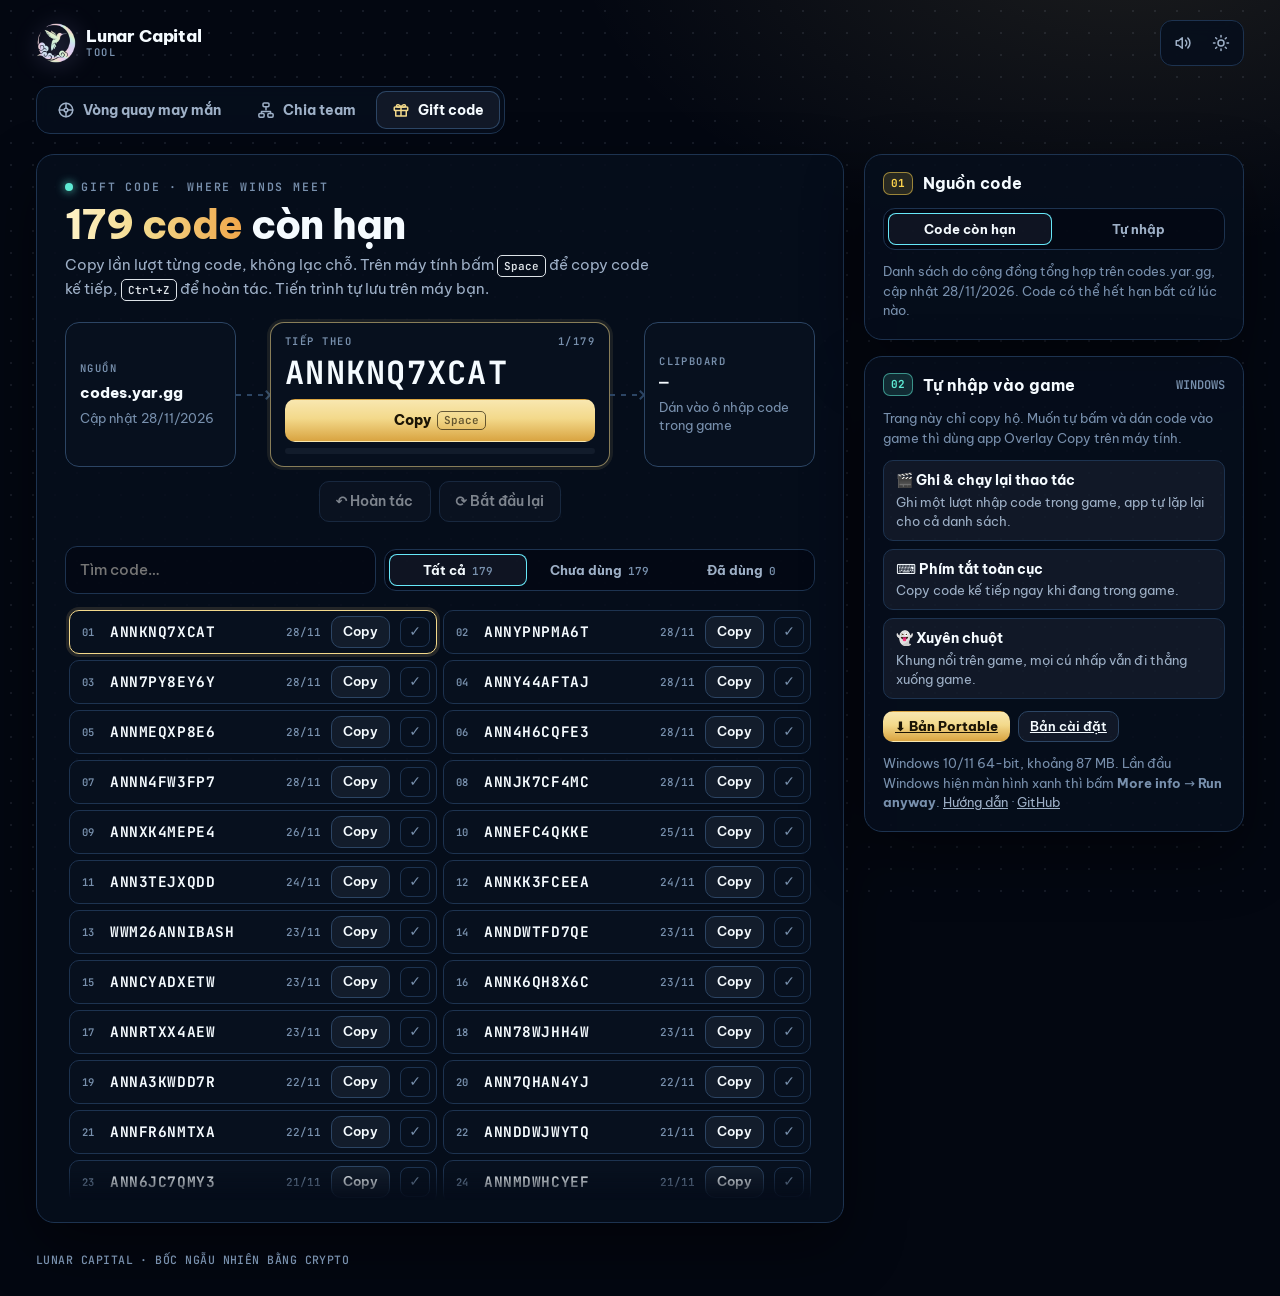
<file: gift-code/index.html>
<!doctype html>
<meta charset="utf-8">
<title>Lunar Capital Tool</title>
<!-- Link cũ /gift-code/ chuyển sang tab Gift code của trang chính -->
<meta http-equiv="refresh" content="0;url=../?mode=gift">
<script>location.replace("../?mode=gift");</script>
<a href="../?mode=gift">Mở Gift code</a>
</file>
